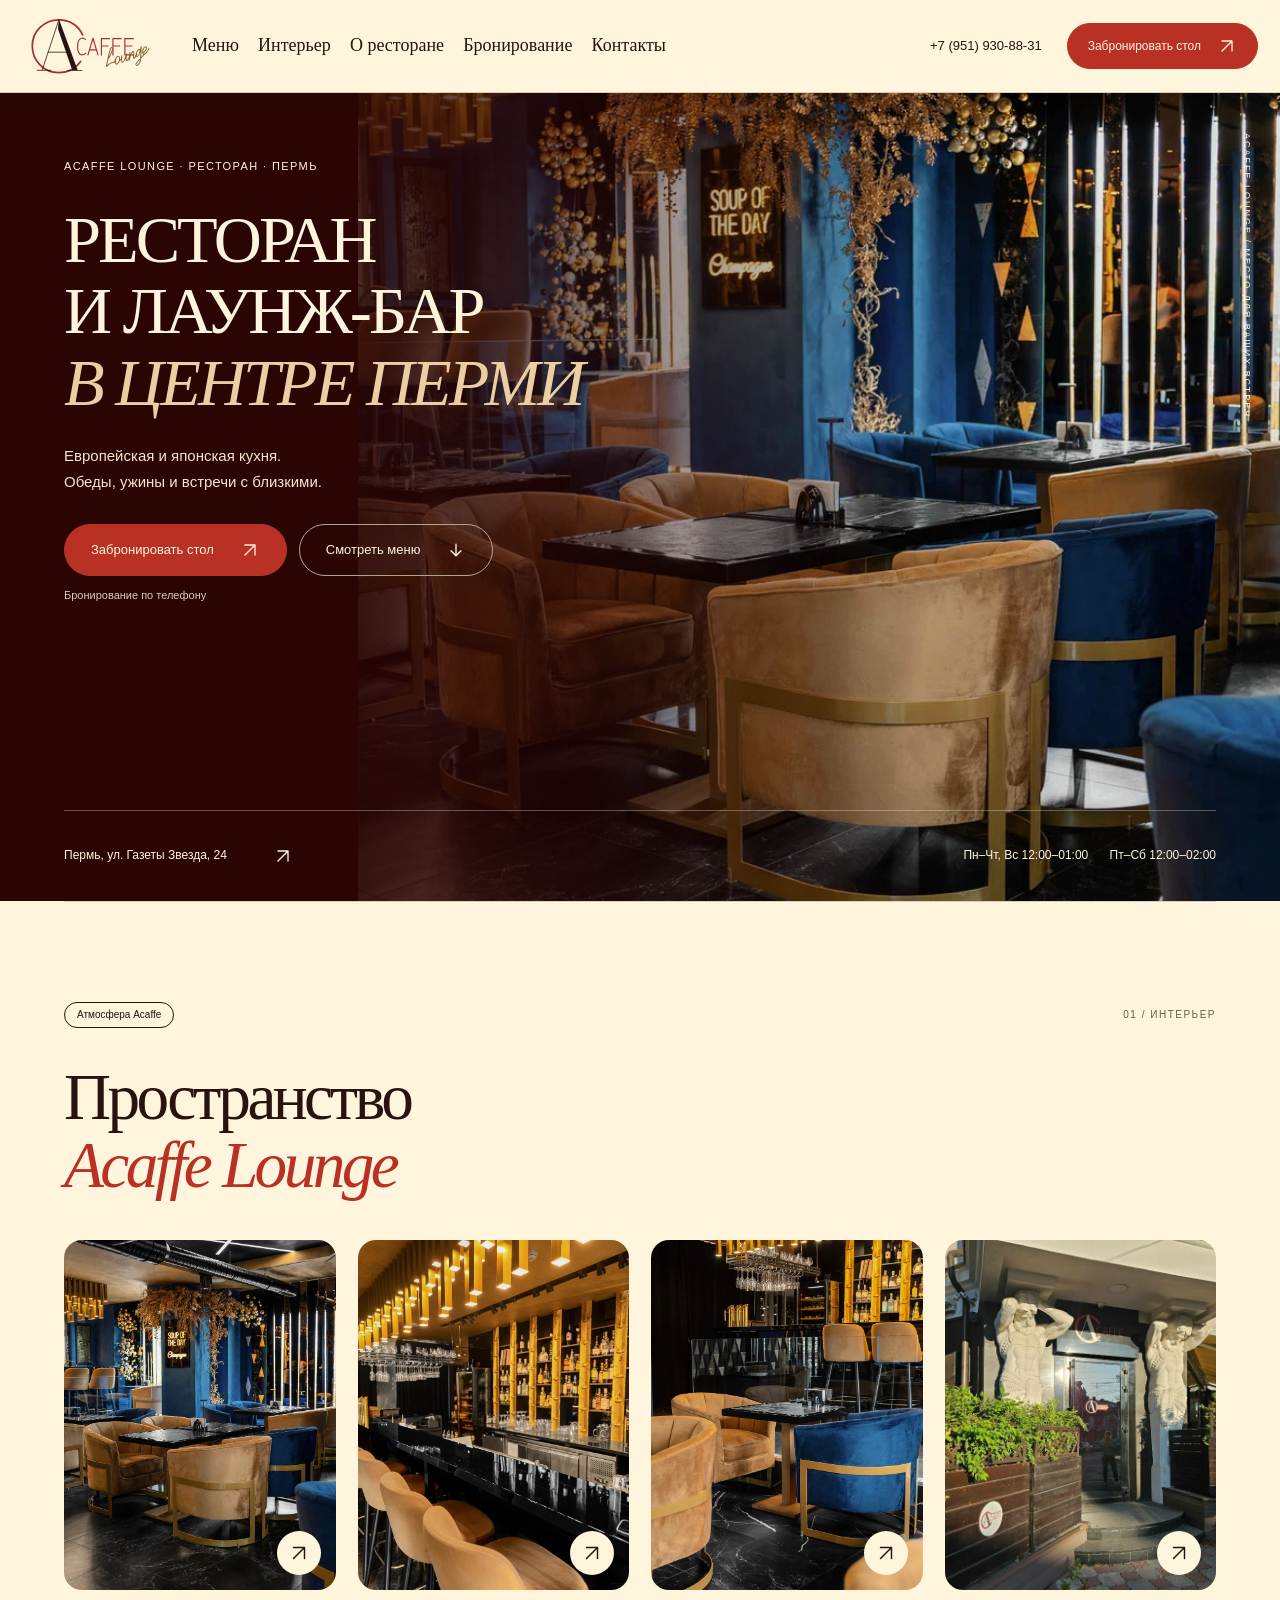
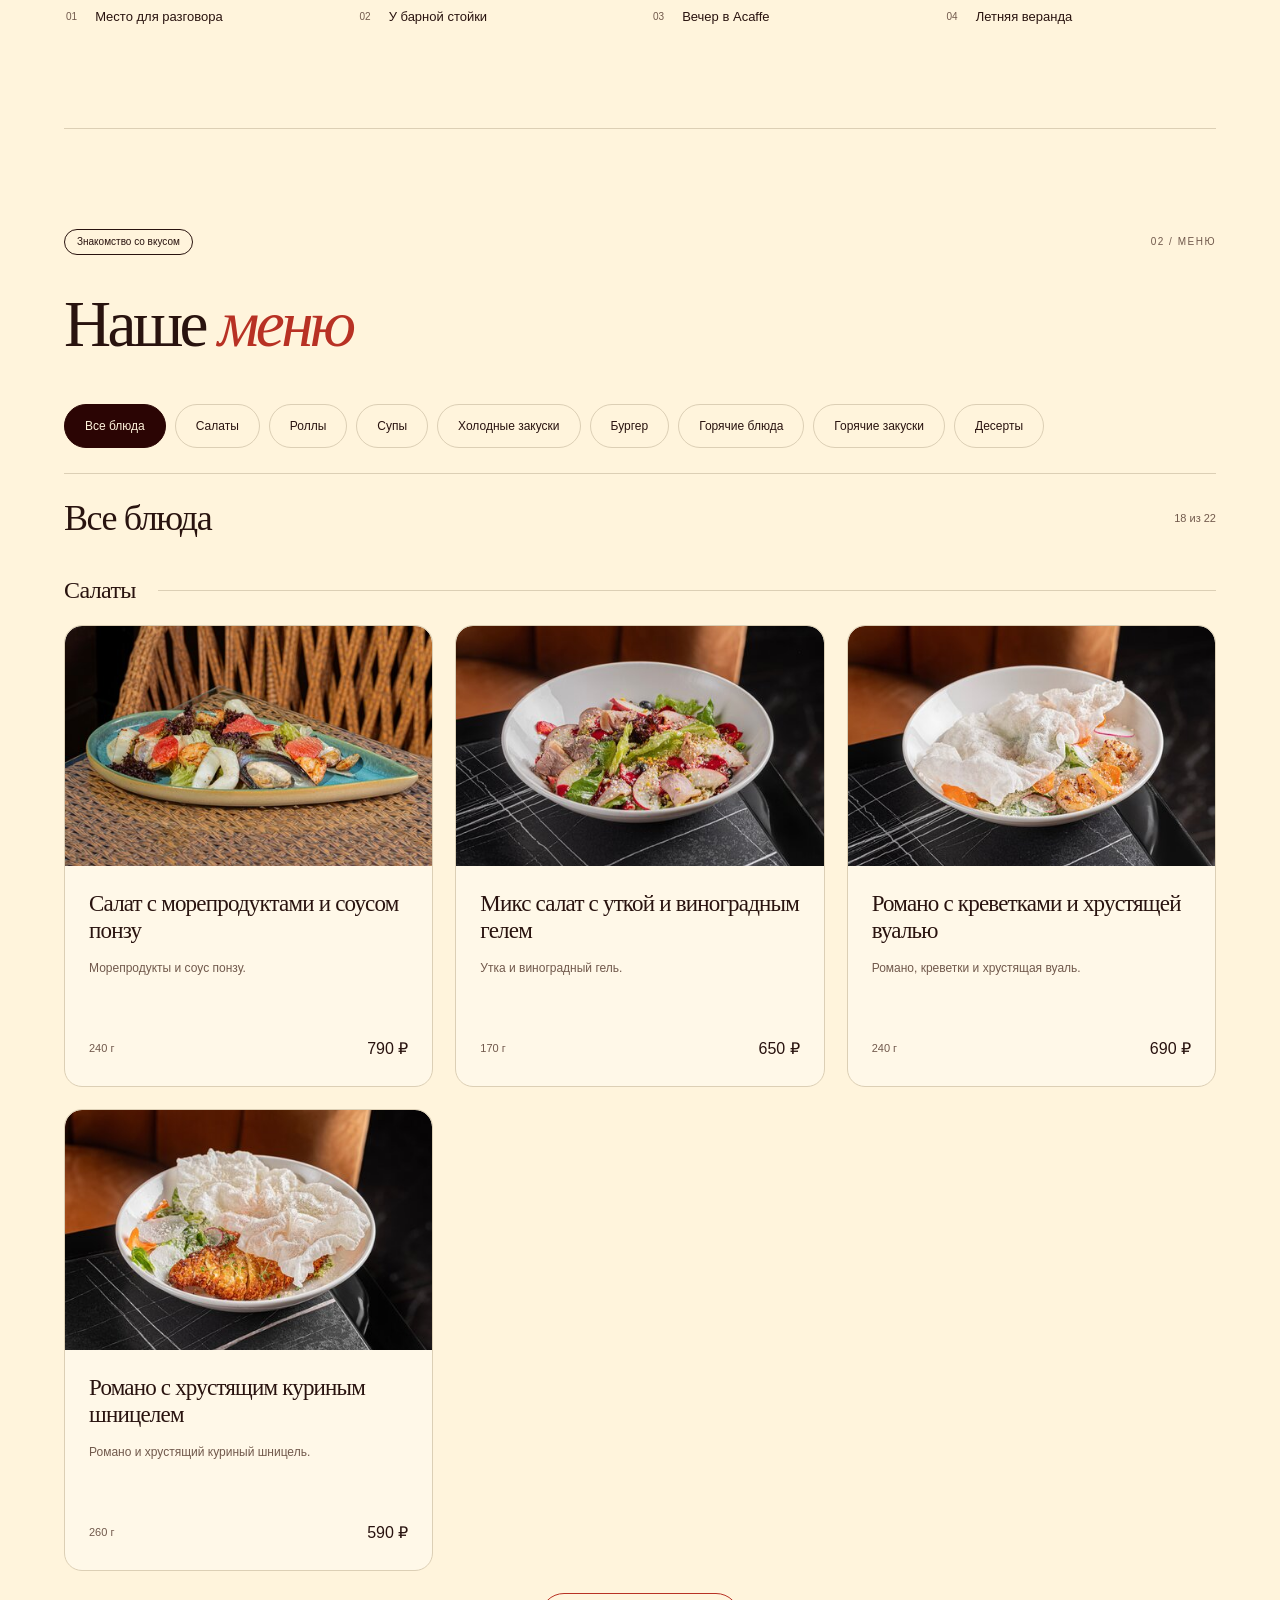
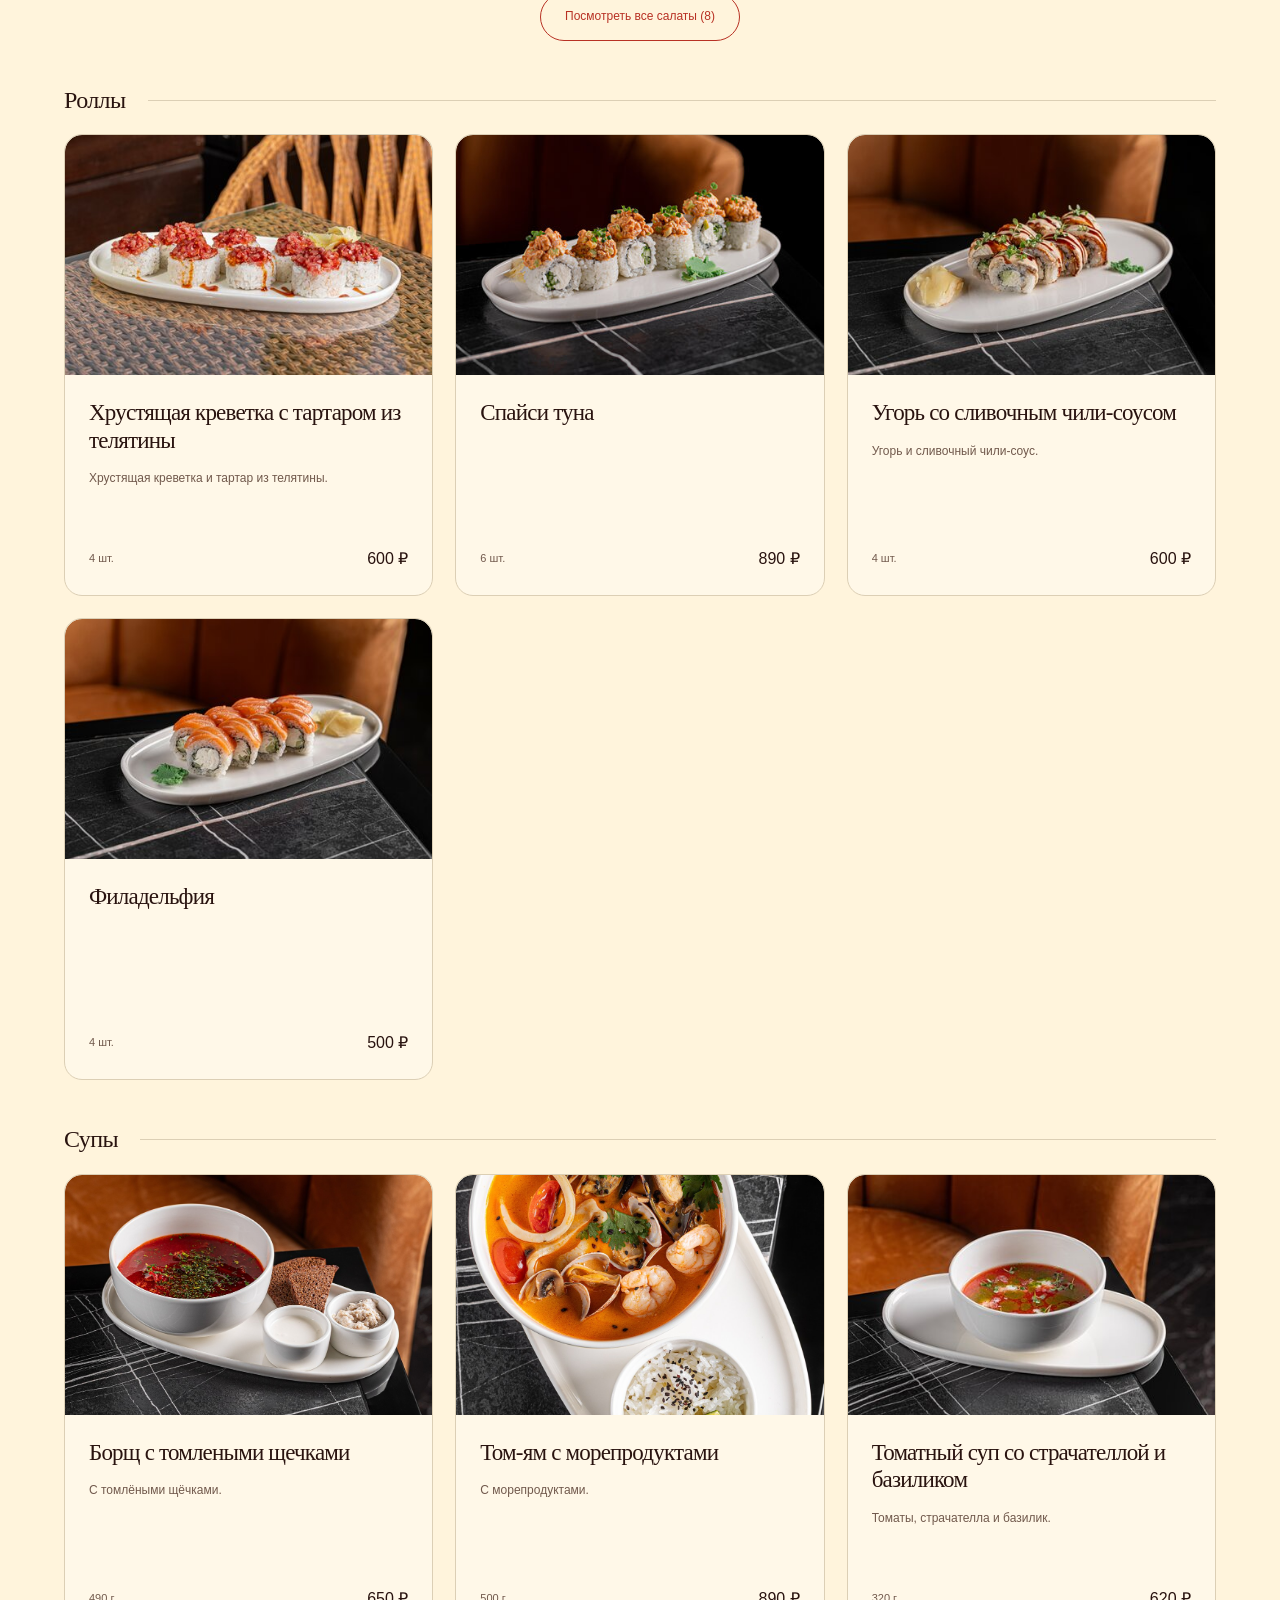
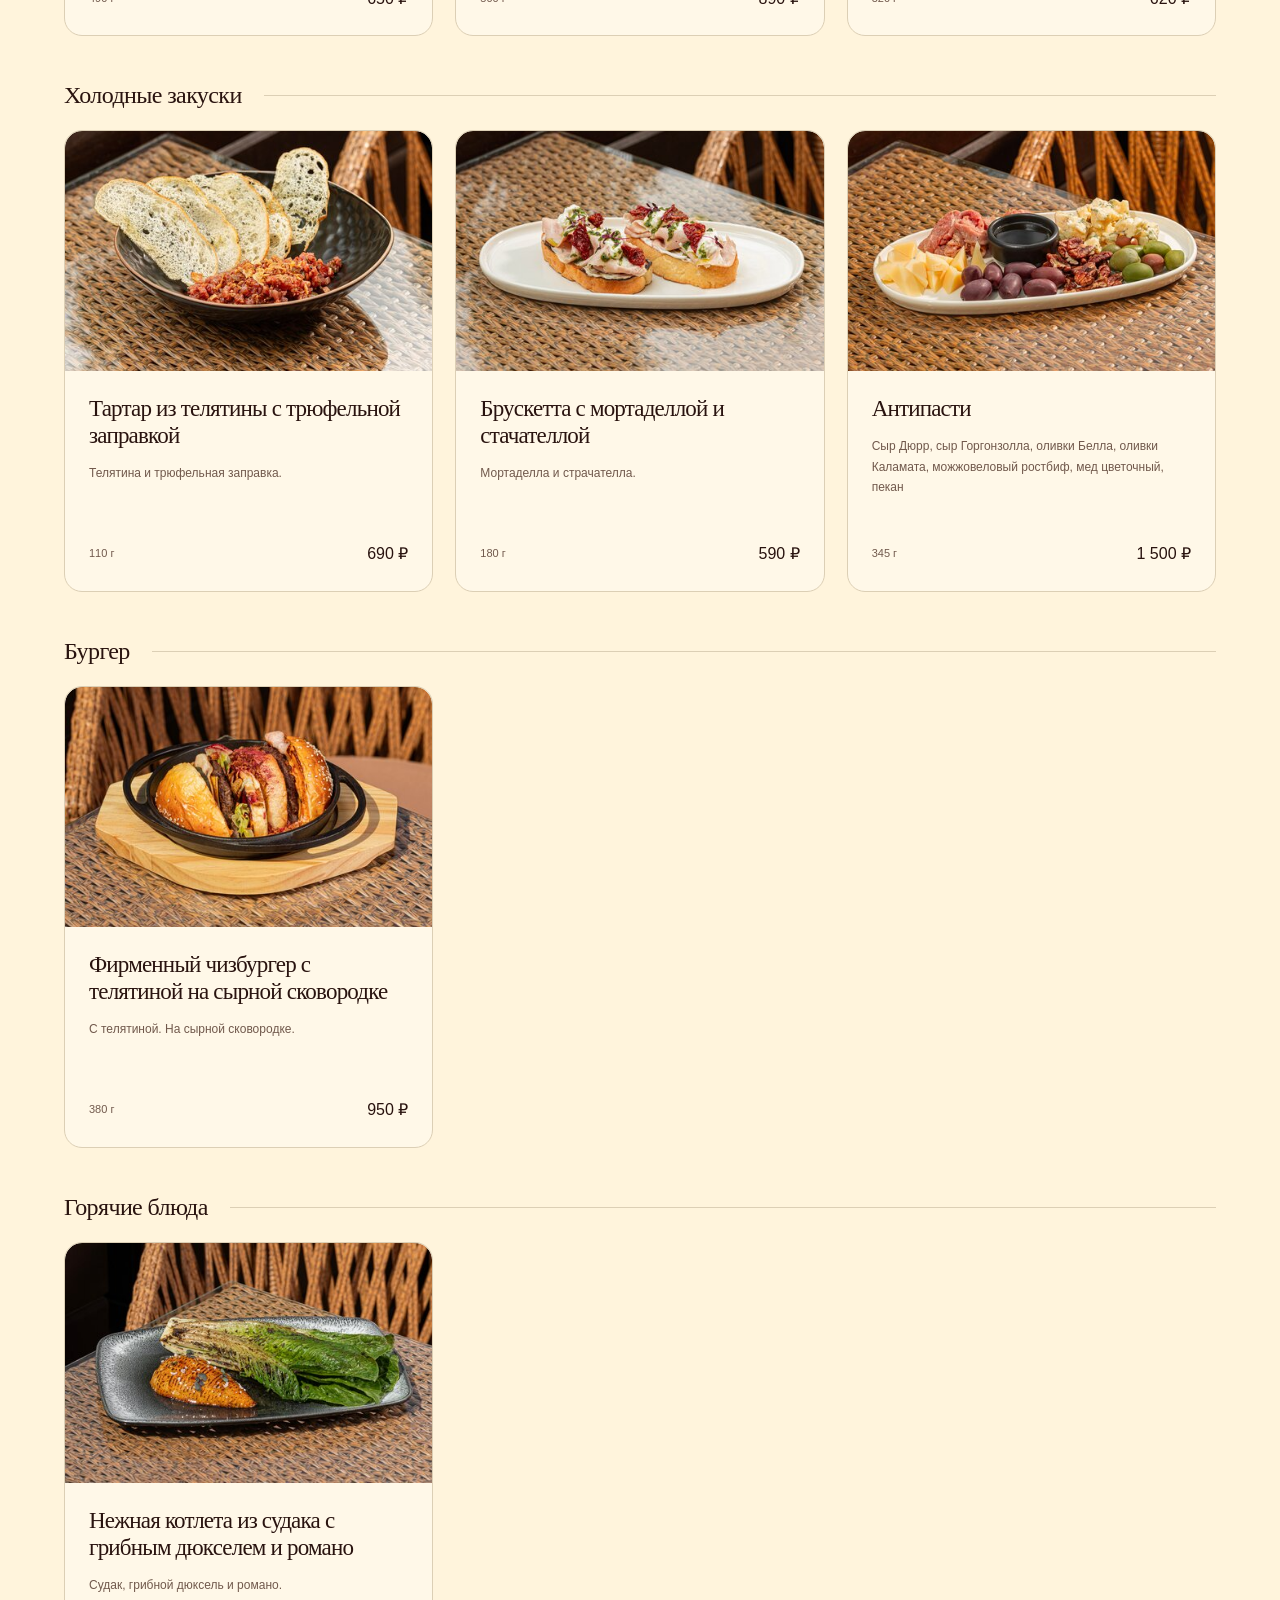
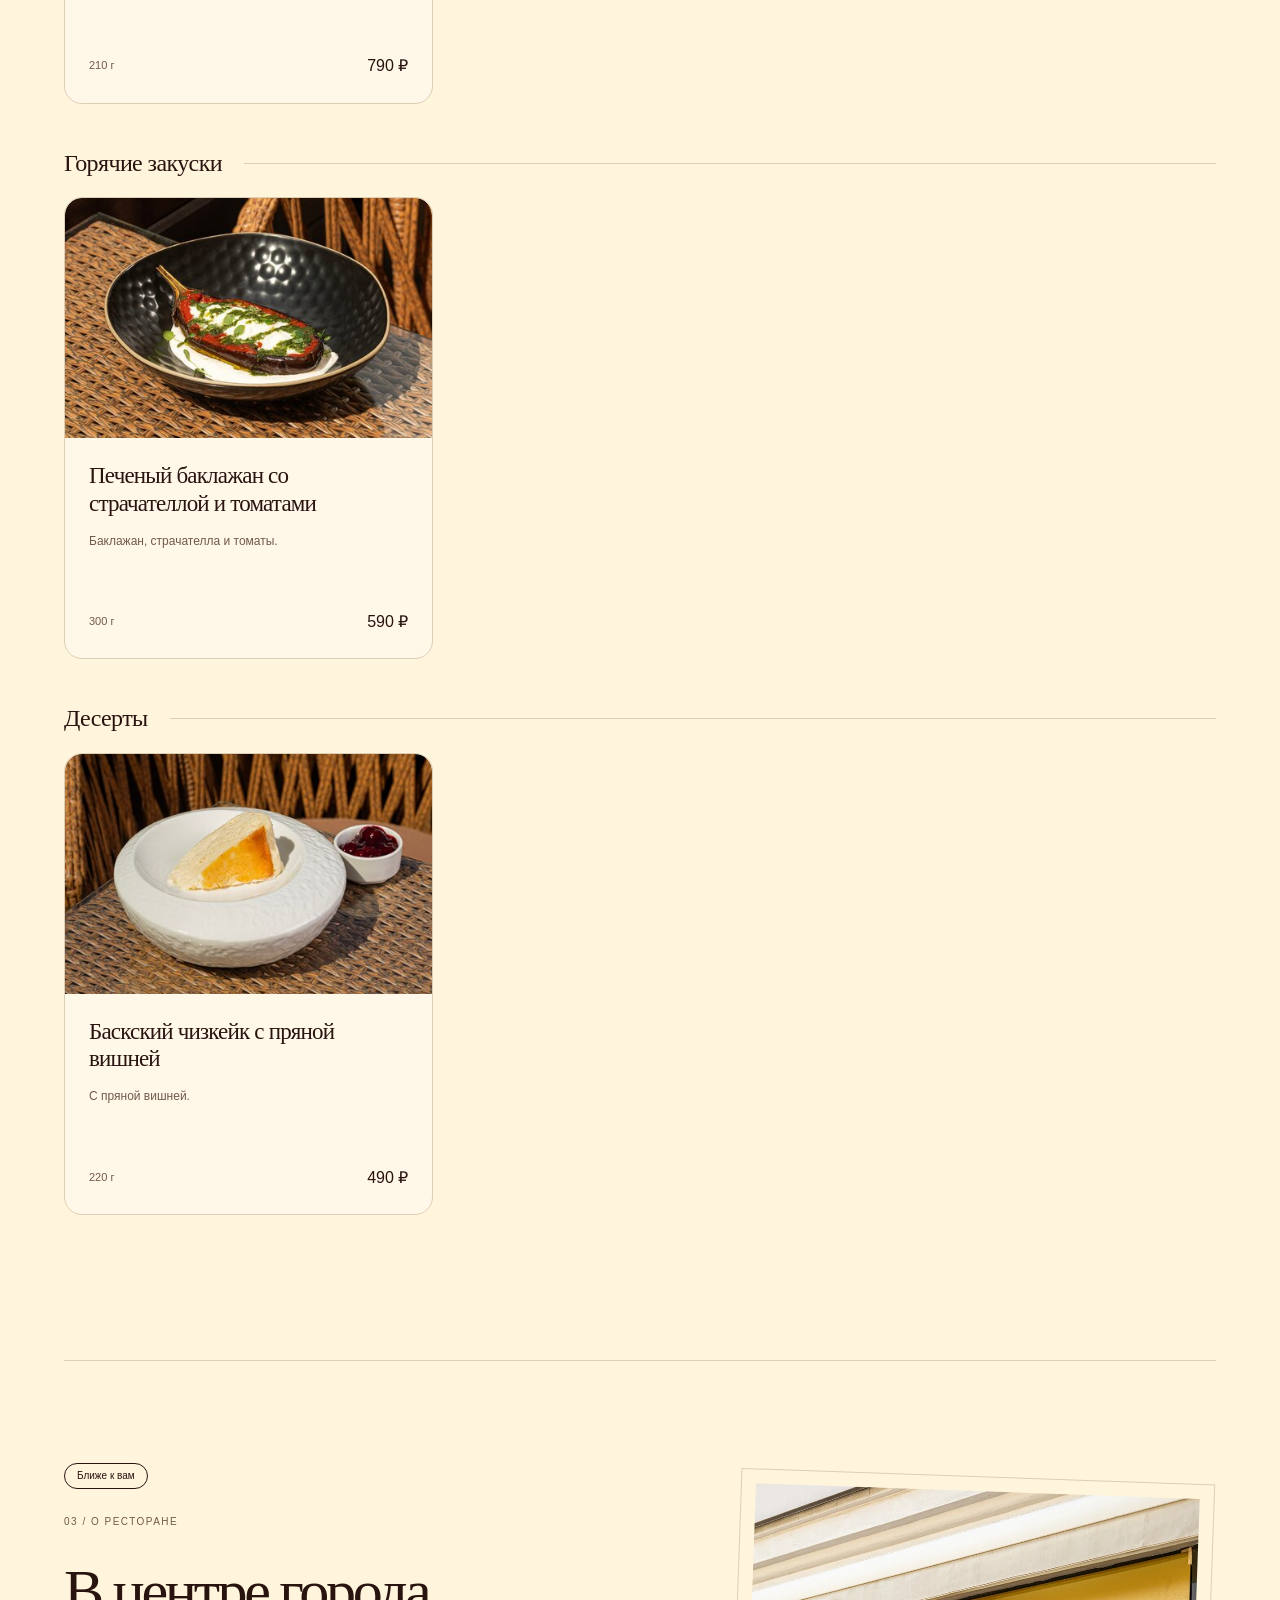
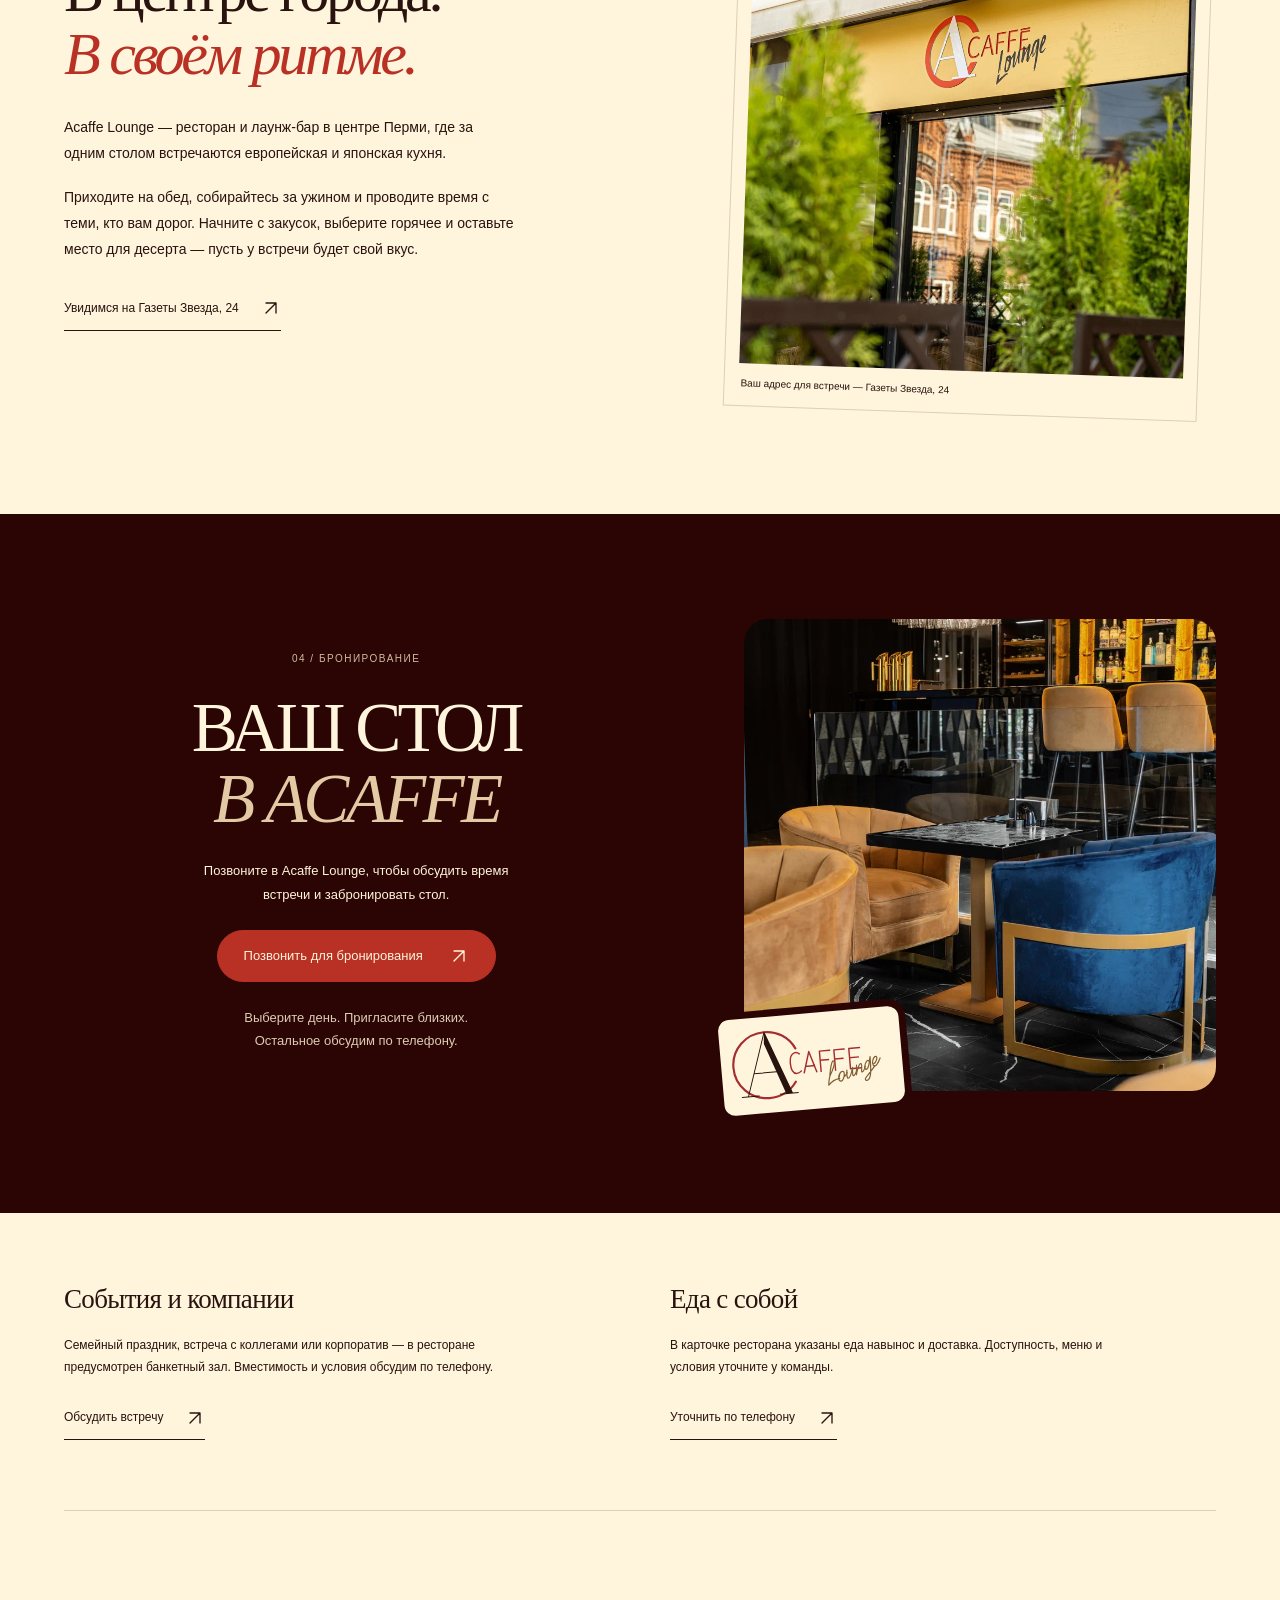
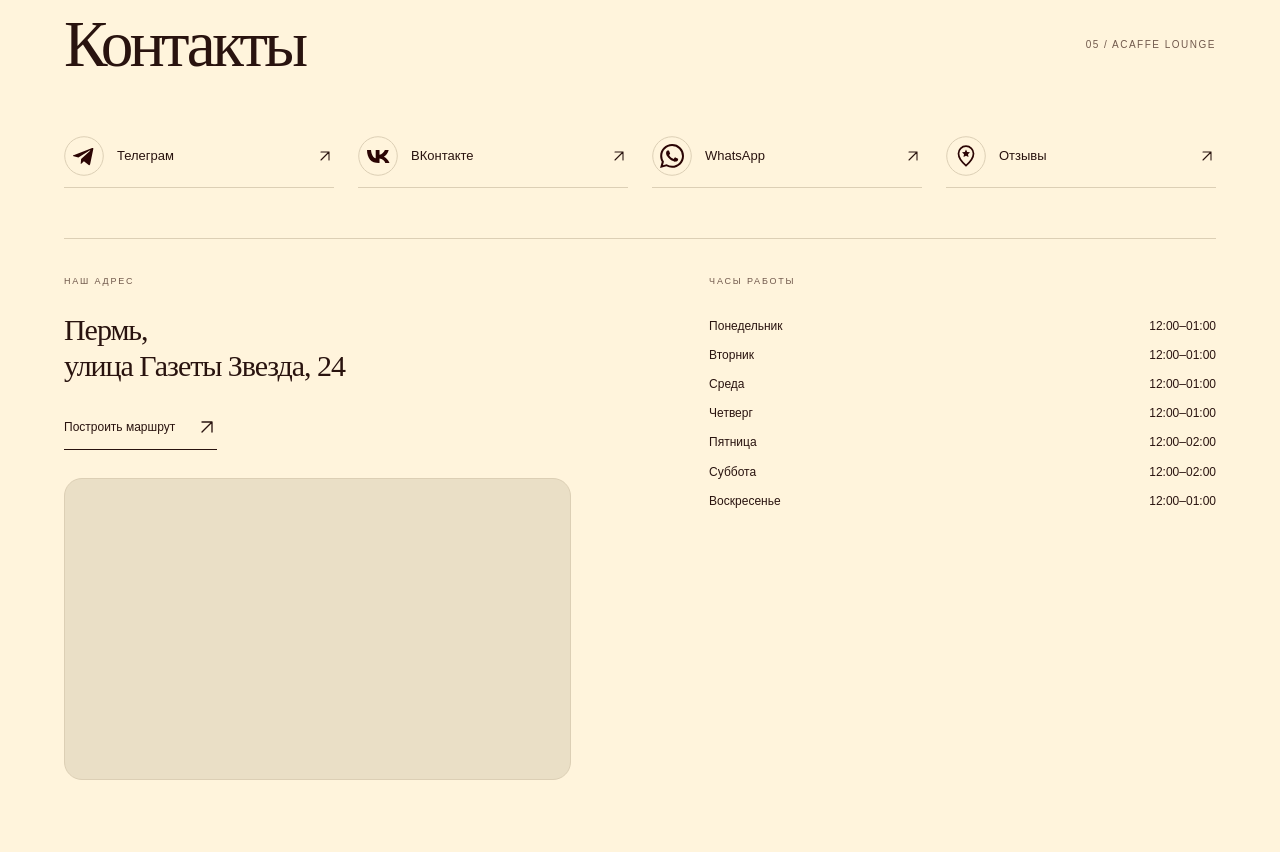
<file: index.html>
<!doctype html>
<html lang="ru">
<head>
  <meta charset="utf-8">
  <meta name="viewport" content="width=device-width, initial-scale=1">
  <meta name="robots" content="noindex, nofollow">
  <meta name="theme-color" content="#2b0504">
  <title>Acaffe Lounge — ресторан на Газеты Звезда, 24, Пермь</title>
  <meta name="description" content="Acaffe Lounge в Перми: познакомьтесь с интерьером, изучите опубликованное меню и позвоните для бронирования стола. Улица Газеты Звезда, 24.">
  <link rel="stylesheet" href="css/styles.css?v=4">
  <link rel="stylesheet" href="css/refinements.css?v=6">
  <link rel="icon" href="assets/favicon.svg" type="image/svg+xml">
  <script src="js/main.js?v=4" defer></script>
</head>
<body>
  <a class="skip-link" href="#main">Перейти к содержимому</a>
  <header class="header">
    <a class="wordmark" href="#home" aria-label="Acaffe Lounge — в начало"><img src="assets/logo.svg" alt="Acaffe Lounge" width="150" height="80"></a>
    <button class="nav-toggle" aria-expanded="false" aria-controls="navigation" aria-label="Открыть меню" hidden><span class="burger-line" aria-hidden="true"></span><span class="burger-line" aria-hidden="true"></span><span class="burger-line" aria-hidden="true"></span></button>
    <nav id="navigation" aria-label="Основная навигация"><a href="#menu">Меню</a><a href="#interior">Интерьер</a><a href="#about">О ресторане</a><a href="#booking">Бронирование</a><a href="#contacts">Контакты</a><div class="nav-social" aria-label="Социальные сети и карта"><a href="https://t.me/acaffe2022" target="_blank" rel="noopener noreferrer" aria-label="Телеграм"><img src="assets/icons/telegram.svg" alt="" width="40" height="40"></a><a href="https://wa.me/79519308831" target="_blank" rel="noopener noreferrer" aria-label="WhatsApp"><img src="assets/icons/whatsapp.svg" alt="" width="40" height="40"></a><a href="https://vk.ru/acaffeperm2023" target="_blank" rel="noopener noreferrer" aria-label="ВКонтакте"><img src="assets/icons/vk.svg" alt="" width="40" height="40"></a><a href="https://yandex.com/maps/org/acaffe_lounge/69147270460/" target="_blank" rel="noopener noreferrer" aria-label="Яндекс Карты"><img src="assets/icons/maps.svg" alt="" width="40" height="40"></a></div></nav>
    <a class="header-phone" href="tel:+79519308831">+7 (951) 930-88-31</a>
    <a class="button header-book" href="tel:+79519308831" aria-label="Позвонить для бронирования">Забронировать стол <span aria-hidden="true"><svg class="arrow-icon" aria-hidden="true" focusable="false" width="20" height="20" viewBox="0 0 24 24"><path d="M6 18 18 6M6 6h12v12" fill="none" stroke="currentColor" stroke-width="1.6" stroke-linecap="round" stroke-linejoin="round"/></svg></span></a>
  </header>
  <div class="nav-backdrop" hidden aria-hidden="true"></div>
  <main id="main">
    <section class="hero" id="home" aria-labelledby="hero-title">
      <img class="hero-image" src="assets/images/lounge.webp" alt="Синие диваны, золотистые кресла и мраморные столы в Acaffe Lounge" width="853" height="1280" fetchpriority="high">
      <div class="hero-shade"></div>
      <div class="hero-copy">
        <p class="eyebrow">Acaffe Lounge · Ресторан · Пермь</p>
        <h1 id="hero-title">РЕСТОРАН<br>И ЛАУНЖ-БАР<br><em>В ЦЕНТРЕ ПЕРМИ</em></h1>
        <p class="hero-description">Европейская и японская кухня.<br>Обеды, ужины и встречи с близкими.</p>
        <div class="hero-actions"><a class="button" href="tel:+79519308831" aria-label="Позвонить для бронирования">Забронировать стол <span aria-hidden="true"><svg class="arrow-icon" aria-hidden="true" focusable="false" width="20" height="20" viewBox="0 0 24 24"><path d="M6 18 18 6M6 6h12v12" fill="none" stroke="currentColor" stroke-width="1.6" stroke-linecap="round" stroke-linejoin="round"/></svg></span></a><a class="button outline light" href="#menu">Смотреть меню <span aria-hidden="true"><svg class="arrow-icon" aria-hidden="true" focusable="false" width="20" height="20" viewBox="0 0 24 24"><path d="M12 5v14m-6-6 6 6 6-6" fill="none" stroke="currentColor" stroke-width="1.6" stroke-linecap="round" stroke-linejoin="round"/></svg></span></a></div>
        <p class="call-hint">Бронирование по телефону</p>
      </div>
      <div class="hero-bottom"><a href="#contacts">Пермь, ул. Газеты Звезда, 24 <span aria-hidden="true"><svg class="arrow-icon" aria-hidden="true" focusable="false" width="20" height="20" viewBox="0 0 24 24"><path d="M6 18 18 6M6 6h12v12" fill="none" stroke="currentColor" stroke-width="1.6" stroke-linecap="round" stroke-linejoin="round"/></svg></span></a><p>Пн–Чт, Вс 12:00–01:00 <span>Пт–Сб 12:00–02:00</span></p></div>
      <span class="hero-caption">Acaffe Lounge / место для ваших встреч</span>
    </section>
<section class="section interior wrap" id="interior" aria-labelledby="interior-title">
      <div class="section-top"><span class="tag">Атмосфера Acaffe</span><span class="section-index">01 / Интерьер</span></div>
      <div class="section-heading"><h2 id="interior-title">Пространство<br><em>Acaffe Lounge</em></h2></div>
      <div class="gallery-grid"><figure class="gallery-card"><a href="assets/images/lounge.webp" data-gallery data-caption="Синие диваны и золотистые кресла в зале" aria-label="Увеличить фото: Синие диваны и золотистые кресла в зале"><img src="assets/images/lounge.webp" alt="Синие диваны и золотистые кресла в зале" width="853" height="1280" loading="lazy"><span class="photo-open" aria-hidden="true"><svg class="arrow-icon" aria-hidden="true" focusable="false" width="20" height="20" viewBox="0 0 24 24"><path d="M6 18 18 6M6 6h12v12" fill="none" stroke="currentColor" stroke-width="1.6" stroke-linecap="round" stroke-linejoin="round"/></svg></span></a><figcaption><span>01</span>Место для разговора</figcaption></figure><figure class="gallery-card"><a href="assets/images/bar.webp" data-gallery data-caption="Барная стойка с золотистой подсветкой" aria-label="Увеличить фото: Барная стойка с золотистой подсветкой"><img src="assets/images/bar.webp" alt="Барная стойка с золотистой подсветкой" width="853" height="1280" loading="lazy"><span class="photo-open" aria-hidden="true"><svg class="arrow-icon" aria-hidden="true" focusable="false" width="20" height="20" viewBox="0 0 24 24"><path d="M6 18 18 6M6 6h12v12" fill="none" stroke="currentColor" stroke-width="1.6" stroke-linecap="round" stroke-linejoin="round"/></svg></span></a><figcaption><span>02</span>У барной стойки</figcaption></figure><figure class="gallery-card"><a href="assets/images/interior.webp" data-gallery data-caption="Мягкие кресла и столы рядом с барной стойкой" aria-label="Увеличить фото: Мягкие кресла и столы рядом с барной стойкой"><img src="assets/images/interior.webp" alt="Мягкие кресла и столы рядом с барной стойкой" width="853" height="1280" loading="lazy"><span class="photo-open" aria-hidden="true"><svg class="arrow-icon" aria-hidden="true" focusable="false" width="20" height="20" viewBox="0 0 24 24"><path d="M6 18 18 6M6 6h12v12" fill="none" stroke="currentColor" stroke-width="1.6" stroke-linecap="round" stroke-linejoin="round"/></svg></span></a><figcaption><span>03</span>Вечер в Acaffe</figcaption></figure><figure class="gallery-card"><a href="assets/images/terrace.jpg" data-gallery data-caption="Фасад Acaffe Lounge и озеленённая летняя веранда" aria-label="Увеличить фото: Фасад и летняя веранда"><img src="assets/images/terrace.jpg" alt="Фасад Acaffe Lounge и озеленённая летняя веранда" width="960" height="720" loading="lazy"><span class="photo-open" aria-hidden="true"><svg class="arrow-icon" aria-hidden="true" focusable="false" width="20" height="20" viewBox="0 0 24 24"><path d="M6 18 18 6M6 6h12v12" fill="none" stroke="currentColor" stroke-width="1.6" stroke-linecap="round" stroke-linejoin="round"/></svg></span></a><figcaption><span>04</span>Летняя веранда</figcaption></figure></div>
      
    </section>
    <section class="section menu wrap" id="menu" aria-labelledby="menu-title">
      <div class="section-top"><span class="tag">Знакомство со вкусом</span><span class="section-index">02 / Меню</span></div>
      <div class="section-heading"><h2 id="menu-title">Наше <em>меню</em></h2></div>
      <div class="menu-tools" hidden><div class="categories" role="group" aria-label="Категории меню"><button type="button" data-filter="all" aria-pressed="true" aria-controls="menu-groups">Все блюда</button><button type="button" data-filter="Салаты" aria-pressed="false" aria-controls="menu-groups">Салаты</button><button type="button" data-filter="Роллы" aria-pressed="false" aria-controls="menu-groups">Роллы</button><button type="button" data-filter="Супы" aria-pressed="false" aria-controls="menu-groups">Супы</button><button type="button" data-filter="Холодные закуски" aria-pressed="false" aria-controls="menu-groups">Холодные закуски</button><button type="button" data-filter="Бургер" aria-pressed="false" aria-controls="menu-groups">Бургер</button><button type="button" data-filter="Горячие блюда" aria-pressed="false" aria-controls="menu-groups">Горячие блюда</button><button type="button" data-filter="Горячие закуски" aria-pressed="false" aria-controls="menu-groups">Горячие закуски</button><button type="button" data-filter="Десерты" aria-pressed="false" aria-controls="menu-groups">Десерты</button></div></div>
      <div class="menu-view-heading"><p id="menu-view-title">Все блюда</p><p id="menu-status" role="status">22 блюда</p></div>
      <div id="menu-groups"><section class="menu-group" data-menu-category="Салаты" aria-labelledby="menu-category-0">
        <h3 class="menu-group-title" id="menu-category-0">Салаты</h3>
        <div class="menu-grid" id="menu-category-0-grid"><article class="dish dish-photo" data-category="Салаты" data-search="Салат с морепродуктами и соусом понзу ">
            <img src="assets/images/seafood-salad.jpg" alt="Салат с морепродуктами и соусом понзу" width="450" height="300" loading="lazy"><div class="dish-copy"><h4>Салат с морепродуктами и соусом понзу</h4><p class="dish-description">Морепродукты и соус понзу.</p><p class="dish-bottom"><span>240 г</span><strong>790 ₽</strong></p></div>
          </article><article class="dish dish-photo" data-category="Салаты" data-search="Микс салат с уткой и виноградным гелем ">
            <img src="assets/images/duck-salad.jpg" alt="Микс салат с уткой и виноградным гелем" width="450" height="300" loading="lazy"><div class="dish-copy"><h4>Микс салат с уткой и виноградным гелем</h4><p class="dish-description">Утка и виноградный гель.</p><p class="dish-bottom"><span>170 г</span><strong>650 ₽</strong></p></div>
          </article><article class="dish dish-photo" data-category="Салаты" data-search="Романо с креветками и хрустящей вуалью ">
            <img src="assets/images/dish-03.jpg" alt="Романо с креветками и хрустящей вуалью" width="450" height="300" loading="lazy"><div class="dish-copy"><h4>Романо с креветками и хрустящей вуалью</h4><p class="dish-description">Романо, креветки и хрустящая вуаль.</p><p class="dish-bottom"><span>240 г</span><strong>690 ₽</strong></p></div>
          </article><article class="dish dish-photo" data-category="Салаты" data-search="Романо с хрустящим куриным шницелем ">
            <img src="assets/images/dish-04.jpg" alt="Романо с хрустящим куриным шницелем" width="450" height="300" loading="lazy"><div class="dish-copy"><h4>Романо с хрустящим куриным шницелем</h4><p class="dish-description">Романо и хрустящий куриный шницель.</p><p class="dish-bottom"><span>260 г</span><strong>590 ₽</strong></p></div>
          </article><article class="dish dish-photo" data-category="Салаты" data-search="Хрустящие баклажаны с томатами и соусом Хуан Ди ">
            <img src="assets/images/dish-05.jpg" alt="Хрустящие баклажаны с томатами и соусом Хуан Ди" width="450" height="300" loading="lazy"><div class="dish-copy"><h4>Хрустящие баклажаны с томатами и соусом Хуан Ди</h4><p class="dish-description">Баклажаны, томаты и соус Хуан Ди.</p><p class="dish-bottom"><span>280 г</span><strong>590 ₽</strong></p></div>
          </article><article class="dish dish-photo" data-category="Салаты" data-search="Теплый стейк-салат с печеным перцем ">
            <img src="assets/images/dish-06.jpg" alt="Теплый стейк-салат с печеным перцем" width="450" height="300" loading="lazy"><div class="dish-copy"><h4>Теплый стейк-салат с печеным перцем</h4><p class="dish-description">Стейк и печёный перец.</p><p class="dish-bottom"><span>220 г</span><strong>790 ₽</strong></p></div>
          </article><article class="dish dish-photo" data-category="Салаты" data-search="Томаты с брынзой и оливковым маслом ">
            <img src="assets/images/dish-07.jpg" alt="Томаты с брынзой и оливковым маслом" width="450" height="300" loading="lazy"><div class="dish-copy"><h4>Томаты с брынзой и оливковым маслом</h4><p class="dish-description">Томаты, брынза и оливковое масло.</p><p class="dish-bottom"><span>250 г</span><strong>650 ₽</strong></p></div>
          </article><article class="dish dish-photo" data-category="Салаты" data-search="Ригатони с морепродуктами в томатном соусе ">
            <img src="assets/images/dish-08.jpg" alt="Ригатони с морепродуктами в томатном соусе" width="450" height="300" loading="lazy"><div class="dish-copy"><h4>Ригатони с морепродуктами в томатном соусе</h4><p class="dish-description">Ригатони, морепродукты и томатный соус.</p><p class="dish-bottom"><span>320 г</span><strong>890 ₽</strong></p></div>
          </article></div>
      <button class="menu-more" type="button" aria-controls="menu-category-0-grid" aria-expanded="false" hidden>Посмотреть все блюда категории</button>
      </section>
<section class="menu-group" data-menu-category="Роллы" aria-labelledby="menu-category-1">
        <h3 class="menu-group-title" id="menu-category-1">Роллы</h3>
        <div class="menu-grid" id="menu-category-1-grid"><article class="dish dish-photo" data-category="Роллы" data-search="Хрустящая креветка с тартаром из телятины ">
            <img src="assets/images/dish-09.jpg" alt="Хрустящая креветка с тартаром из телятины" width="450" height="300" loading="lazy"><div class="dish-copy"><h4>Хрустящая креветка с тартаром из телятины</h4><p class="dish-description">Хрустящая креветка и тартар из телятины.</p><p class="dish-bottom"><span>4 шт.</span><strong>600 ₽</strong></p></div>
          </article><article class="dish dish-photo" data-category="Роллы" data-search="Спайси туна ">
            <img src="assets/images/dish-10.jpg" alt="Спайси туна" width="450" height="300" loading="lazy"><div class="dish-copy"><h4>Спайси туна</h4><p class="dish-bottom"><span>6 шт.</span><strong>890 ₽</strong></p></div>
          </article><article class="dish dish-photo" data-category="Роллы" data-search="Угорь со сливочным чили-соусом ">
            <img src="assets/images/dish-11.jpg" alt="Угорь со сливочным чили-соусом" width="450" height="300" loading="lazy"><div class="dish-copy"><h4>Угорь со сливочным чили-соусом</h4><p class="dish-description">Угорь и сливочный чили-соус.</p><p class="dish-bottom"><span>4 шт.</span><strong>600 ₽</strong></p></div>
          </article><article class="dish dish-photo" data-category="Роллы" data-search="Филадельфия ">
            <img src="assets/images/dish-12.jpg" alt="Филадельфия" width="450" height="300" loading="lazy"><div class="dish-copy"><h4>Филадельфия</h4><p class="dish-bottom"><span>4 шт.</span><strong>500 ₽</strong></p></div>
          </article></div>
      <button class="menu-more" type="button" aria-controls="menu-category-1-grid" aria-expanded="false" hidden>Посмотреть все блюда категории</button>
      </section>
<section class="menu-group" data-menu-category="Супы" aria-labelledby="menu-category-2">
        <h3 class="menu-group-title" id="menu-category-2">Супы</h3>
        <div class="menu-grid" id="menu-category-2-grid"><article class="dish dish-photo" data-category="Супы" data-search="Борщ с томлеными щечками ">
            <img src="assets/images/dish-13.jpg?v=4" alt="Борщ с томлеными щечками" width="1000" height="1500" loading="lazy"><div class="dish-copy"><h4>Борщ с томлеными щечками</h4><p class="dish-description">С томлёными щёчками.</p><p class="dish-bottom"><span>490 г</span><strong>650 ₽</strong></p></div>
          </article><article class="dish dish-photo" data-category="Супы" data-search="Том-ям с морепродуктами ">
            <img src="assets/images/dish-14.jpg?v=4" alt="Том-ям с морепродуктами" width="1000" height="1500" loading="lazy"><div class="dish-copy"><h4>Том-ям с морепродуктами</h4><p class="dish-description">С морепродуктами.</p><p class="dish-bottom"><span>500 г</span><strong>890 ₽</strong></p></div>
          </article><article class="dish dish-photo" data-category="Супы" data-search="Томатный суп со страчателлой и базиликом ">
            <img src="assets/images/dish-15.jpg" alt="Томатный суп со страчателлой и базиликом" width="450" height="300" loading="lazy"><div class="dish-copy"><h4>Томатный суп со страчателлой и базиликом</h4><p class="dish-description">Томаты, страчателла и базилик.</p><p class="dish-bottom"><span>320 г</span><strong>620 ₽</strong></p></div>
          </article></div>
      <button class="menu-more" type="button" aria-controls="menu-category-2-grid" aria-expanded="false" hidden>Посмотреть все блюда категории</button>
      </section>
<section class="menu-group" data-menu-category="Холодные закуски" aria-labelledby="menu-category-3">
        <h3 class="menu-group-title" id="menu-category-3">Холодные закуски</h3>
        <div class="menu-grid" id="menu-category-3-grid"><article class="dish dish-photo" data-category="Холодные закуски" data-search="Тартар из телятины с трюфельной заправкой ">
            <img src="assets/images/dish-16.jpg" alt="Тартар из телятины с трюфельной заправкой" width="450" height="300" loading="lazy"><div class="dish-copy"><h4>Тартар из телятины с трюфельной заправкой</h4><p class="dish-description">Телятина и трюфельная заправка.</p><p class="dish-bottom"><span>110 г</span><strong>690 ₽</strong></p></div>
          </article><article class="dish dish-photo" data-category="Холодные закуски" data-search="Брускетта с мортаделлой и стачателлой ">
            <img src="assets/images/dish-17.jpg" alt="Брускетта с мортаделлой и стачателлой" width="450" height="300" loading="lazy"><div class="dish-copy"><h4>Брускетта с мортаделлой и стачателлой</h4><p class="dish-description">Мортаделла и страчателла.</p><p class="dish-bottom"><span>180 г</span><strong>590 ₽</strong></p></div>
          </article><article class="dish dish-photo" data-category="Холодные закуски" data-search="Антипасти Сыр Дюрр, сыр Горгонзолла, оливки Белла, оливки Каламата, можжовеловый ростбиф, мед цветочный, пекан">
            <img src="assets/images/dish-18.jpg" alt="Антипасти" width="450" height="300" loading="lazy"><div class="dish-copy"><h4>Антипасти</h4><p class="dish-description">Сыр Дюрр, сыр Горгонзолла, оливки Белла, оливки Каламата, можжовеловый ростбиф, мед цветочный, пекан</p><p class="dish-bottom"><span>345 г</span><strong>1 500 ₽</strong></p></div>
          </article></div>
      <button class="menu-more" type="button" aria-controls="menu-category-3-grid" aria-expanded="false" hidden>Посмотреть все блюда категории</button>
      </section>
<section class="menu-group" data-menu-category="Бургер" aria-labelledby="menu-category-4">
        <h3 class="menu-group-title" id="menu-category-4">Бургер</h3>
        <div class="menu-grid" id="menu-category-4-grid"><article class="dish dish-photo" data-category="Бургер" data-search="Фирменный чизбургер с телятиной на сырной сковородке ">
            <img src="assets/images/dish-19.jpg" alt="Фирменный чизбургер с телятиной на сырной сковородке" width="450" height="300" loading="lazy"><div class="dish-copy"><h4>Фирменный чизбургер с телятиной на сырной сковородке</h4><p class="dish-description">С телятиной. На сырной сковородке.</p><p class="dish-bottom"><span>380 г</span><strong>950 ₽</strong></p></div>
          </article></div>
      <button class="menu-more" type="button" aria-controls="menu-category-4-grid" aria-expanded="false" hidden>Посмотреть все блюда категории</button>
      </section>
<section class="menu-group" data-menu-category="Горячие блюда" aria-labelledby="menu-category-5">
        <h3 class="menu-group-title" id="menu-category-5">Горячие блюда</h3>
        <div class="menu-grid" id="menu-category-5-grid"><article class="dish dish-photo" data-category="Горячие блюда" data-search="Нежная котлета из судака с грибным дюкселем и романо ">
            <img src="assets/images/dish-20.jpg" alt="Нежная котлета из судака с грибным дюкселем и романо" width="457" height="300" loading="lazy"><div class="dish-copy"><h4>Нежная котлета из судака с грибным дюкселем и романо</h4><p class="dish-description">Судак, грибной дюксель и романо.</p><p class="dish-bottom"><span>210 г</span><strong>790 ₽</strong></p></div>
          </article></div>
      <button class="menu-more" type="button" aria-controls="menu-category-5-grid" aria-expanded="false" hidden>Посмотреть все блюда категории</button>
      </section>
<section class="menu-group" data-menu-category="Горячие закуски" aria-labelledby="menu-category-6">
        <h3 class="menu-group-title" id="menu-category-6">Горячие закуски</h3>
        <div class="menu-grid" id="menu-category-6-grid"><article class="dish dish-photo" data-category="Горячие закуски" data-search="Печеный баклажан со страчателлой и томатами ">
            <img src="assets/images/dish-21.jpg" alt="Печеный баклажан со страчателлой и томатами" width="450" height="300" loading="lazy"><div class="dish-copy"><h4>Печеный баклажан со страчателлой и томатами</h4><p class="dish-description">Баклажан, страчателла и томаты.</p><p class="dish-bottom"><span>300 г</span><strong>590 ₽</strong></p></div>
          </article></div>
      <button class="menu-more" type="button" aria-controls="menu-category-6-grid" aria-expanded="false" hidden>Посмотреть все блюда категории</button>
      </section>
<section class="menu-group" data-menu-category="Десерты" aria-labelledby="menu-category-7">
        <h3 class="menu-group-title" id="menu-category-7">Десерты</h3>
        <div class="menu-grid" id="menu-category-7-grid"><article class="dish dish-photo" data-category="Десерты" data-search="Баскский чизкейк с пряной вишней ">
            <img src="assets/images/dish-22.jpg" alt="Баскский чизкейк с пряной вишней" width="450" height="300" loading="lazy"><div class="dish-copy"><h4>Баскский чизкейк с пряной вишней</h4><p class="dish-description">С пряной вишней.</p><p class="dish-bottom"><span>220 г</span><strong>490 ₽</strong></p></div>
          </article></div>
      <button class="menu-more" type="button" aria-controls="menu-category-7-grid" aria-expanded="false" hidden>Посмотреть все блюда категории</button>
      </section></div>
    </section>
    <section class="section about wrap" id="about" aria-labelledby="about-title">
      <div class="about-copy"><span class="tag">Ближе к вам</span><p class="section-index">03 / О ресторане</p><h2 id="about-title">В центре города.<br><em>В своём ритме.</em></h2><p>Acaffe Lounge — ресторан и лаунж-бар в центре Перми, где за одним столом встречаются европейская и японская кухня.</p><p>Приходите на обед, собирайтесь за ужином и проводите время с теми, кто вам дорог. Начните с закусок, выберите горячее и оставьте место для десерта — пусть у встречи будет свой вкус.</p><a class="text-link" href="#contacts">Увидимся на Газеты Звезда, 24 <span aria-hidden="true"><svg class="arrow-icon" aria-hidden="true" focusable="false" width="20" height="20" viewBox="0 0 24 24"><path d="M6 18 18 6M6 6h12v12" fill="none" stroke="currentColor" stroke-width="1.6" stroke-linecap="round" stroke-linejoin="round"/></svg></span></a></div>
      <figure class="about-photo"><img src="assets/images/exterior.webp" alt="Вывеска Acaffe Lounge и озеленённая веранда у входа" width="853" height="1280" loading="lazy"><figcaption>Ваш адрес для встречи — Газеты Звезда, 24</figcaption></figure>
    </section>
    <section class="booking wrap" id="booking" aria-labelledby="booking-title">
      <div class="booking-copy"><p class="section-index">04 / Бронирование</p><h2 id="booking-title">ВАШ СТОЛ<br><em>В ACAFFE</em></h2><p>Позвоните в Acaffe Lounge, чтобы обсудить время встречи и забронировать стол.</p><a class="button" href="tel:+79519308831">Позвонить для бронирования <span aria-hidden="true"><svg class="arrow-icon" aria-hidden="true" focusable="false" width="20" height="20" viewBox="0 0 24 24"><path d="M6 18 18 6M6 6h12v12" fill="none" stroke="currentColor" stroke-width="1.6" stroke-linecap="round" stroke-linejoin="round"/></svg></span></a><p class="booking-note">Выберите день. Пригласите близких.<br>Остальное обсудим по телефону.</p></div>
      <div class="booking-picture"><img class="booking-photo" src="assets/images/interior.webp" alt="Стол и мягкие кресла в Acaffe Lounge" width="853" height="1280" loading="lazy"><div class="booking-brand"><img src="assets/logo.svg" alt="Acaffe Lounge" width="150" height="80" loading="lazy"></div></div>
    </section>
    <section class="services wrap" aria-label="Услуги ресторана"><div class="service-item"><h2>События и компании</h2><p>Семейный праздник, встреча с коллегами или корпоратив — в ресторане предусмотрен банкетный зал. Вместимость и условия обсудим по телефону.</p><a class="text-link" href="tel:+79519308831">Обсудить встречу <svg class="arrow-icon" aria-hidden="true" focusable="false" width="20" height="20" viewBox="0 0 24 24"><path d="M6 18 18 6M6 6h12v12" fill="none" stroke="currentColor" stroke-width="1.6" stroke-linecap="round" stroke-linejoin="round"/></svg></a></div><div class="service-item"><h2>Еда с собой</h2><p>В карточке ресторана указаны еда навынос и доставка. Доступность, меню и условия уточните у команды.</p><a class="text-link" href="tel:+79519308831">Уточнить по телефону <svg class="arrow-icon" aria-hidden="true" focusable="false" width="20" height="20" viewBox="0 0 24 24"><path d="M6 18 18 6M6 6h12v12" fill="none" stroke="currentColor" stroke-width="1.6" stroke-linecap="round" stroke-linejoin="round"/></svg></a></div></section>
    <section class="section contacts wrap" id="contacts" aria-labelledby="contacts-title">
      <div class="section-heading"><h2 id="contacts-title">Контакты</h2><span class="section-index">05 / Acaffe Lounge</span></div>
      <div class="social-block"><a href="https://t.me/acaffe2022" target="_blank" rel="noopener noreferrer"><img class="social-icon" src="assets/icons/telegram.svg" alt="" width="40" height="40" loading="lazy"><span>Телеграм</span><span aria-hidden="true"><svg class="arrow-icon" aria-hidden="true" focusable="false" width="20" height="20" viewBox="0 0 24 24"><path d="M6 18 18 6M6 6h12v12" fill="none" stroke="currentColor" stroke-width="1.6" stroke-linecap="round" stroke-linejoin="round"/></svg></span></a><a href="https://vk.ru/acaffeperm2023" target="_blank" rel="noopener noreferrer"><img class="social-icon" src="assets/icons/vk.svg" alt="" width="40" height="40" loading="lazy"><span>ВКонтакте</span><span aria-hidden="true"><svg class="arrow-icon" aria-hidden="true" focusable="false" width="20" height="20" viewBox="0 0 24 24"><path d="M6 18 18 6M6 6h12v12" fill="none" stroke="currentColor" stroke-width="1.6" stroke-linecap="round" stroke-linejoin="round"/></svg></span></a><a href="https://wa.me/79519308831" target="_blank" rel="noopener noreferrer"><img class="social-icon" src="assets/icons/whatsapp.svg" alt="" width="40" height="40" loading="lazy"><span>WhatsApp</span><span aria-hidden="true"><svg class="arrow-icon" aria-hidden="true" focusable="false" width="20" height="20" viewBox="0 0 24 24"><path d="M6 18 18 6M6 6h12v12" fill="none" stroke="currentColor" stroke-width="1.6" stroke-linecap="round" stroke-linejoin="round"/></svg></span></a><a class="reviews-link" href="https://yandex.com/maps/org/acaffe_lounge/69147270460/reviews/" target="_blank" rel="noopener noreferrer"><img class="social-icon" src="assets/icons/maps.svg" alt="" width="40" height="40" loading="lazy"><span>Отзывы</span><span aria-hidden="true"><svg class="arrow-icon" aria-hidden="true" focusable="false" width="20" height="20" viewBox="0 0 24 24"><path d="M6 18 18 6M6 6h12v12" fill="none" stroke="currentColor" stroke-width="1.6" stroke-linecap="round" stroke-linejoin="round"/></svg></span></a></div>
      <div class="contact-details"><div class="address-block"><span class="mini-label">Наш адрес</span><address>Пермь,<br>улица Газеты Звезда, 24</address><a class="text-link" href="https://yandex.com/maps/org/acaffe_lounge/69147270460/" target="_blank" rel="noopener noreferrer">Построить маршрут <svg class="arrow-icon" aria-hidden="true" focusable="false" width="20" height="20" viewBox="0 0 24 24"><path d="M6 18 18 6M6 6h12v12" fill="none" stroke="currentColor" stroke-width="1.6" stroke-linecap="round" stroke-linejoin="round"/></svg></a><div class="map-panel"><iframe src="https://yandex.ru/map-widget/v1/?z=17&amp;ol=biz&amp;oid=69147270460" title="Acaffe Lounge — улица Газеты Звезда, 24, Пермь, на Яндекс Картах" width="520" height="300" loading="lazy" referrerpolicy="strict-origin-when-cross-origin"></iframe></div></div><div class="hours-block"><span class="mini-label">Часы работы</span><table><caption class="visually-hidden">Расписание ресторана на неделю</caption><tbody><tr><th scope="row">Понедельник</th><td>12:00–01:00</td></tr><tr><th scope="row">Вторник</th><td>12:00–01:00</td></tr><tr><th scope="row">Среда</th><td>12:00–01:00</td></tr><tr><th scope="row">Четверг</th><td>12:00–01:00</td></tr><tr><th scope="row">Пятница</th><td>12:00–02:00</td></tr><tr><th scope="row">Суббота</th><td>12:00–02:00</td></tr><tr><th scope="row">Воскресенье</th><td>12:00–01:00</td></tr></tbody></table></div></div>

    </section>
    <dialog class="lightbox" aria-label="Фотографии Acaffe Lounge"><div class="lightbox-top"><span id="gallery-counter" aria-live="polite"></span><button id="close-gallery" aria-label="Закрыть просмотр фотографий"><span>Закрыть</span><svg aria-hidden="true" viewBox="0 0 24 24" width="18" height="18"><path d="m6 6 12 12M18 6 6 18" fill="none" stroke="currentColor" stroke-width="1.6" stroke-linecap="round"/></svg></button></div><figure class="lightbox-media"><button id="previous-photo" class="gallery-arrow previous" aria-label="Предыдущая фотография"><svg aria-hidden="true" width="24" height="24" viewBox="0 0 24 24"><path d="m14 5-7 7 7 7" fill="none" stroke="currentColor" stroke-width="1.7" stroke-linecap="round" stroke-linejoin="round"/></svg></button><img id="gallery-image" alt="" width="853" height="1280"><button id="next-photo" class="gallery-arrow next" aria-label="Следующая фотография"><svg aria-hidden="true" width="24" height="24" viewBox="0 0 24 24"><path d="m10 5 7 7-7 7" fill="none" stroke="currentColor" stroke-width="1.7" stroke-linecap="round" stroke-linejoin="round"/></svg></button></figure></dialog>

  </main>
  <a class="back-to-top" href="#home" aria-label="Вернуться наверх" hidden><svg viewBox="0 0 24 24" width="24" height="24" aria-hidden="true"><path d="M12 19V5m-6 6 6-6 6 6" fill="none" stroke="currentColor" stroke-width="1.6" stroke-linecap="round" stroke-linejoin="round"/></svg></a>
</body>
</html>
</file>
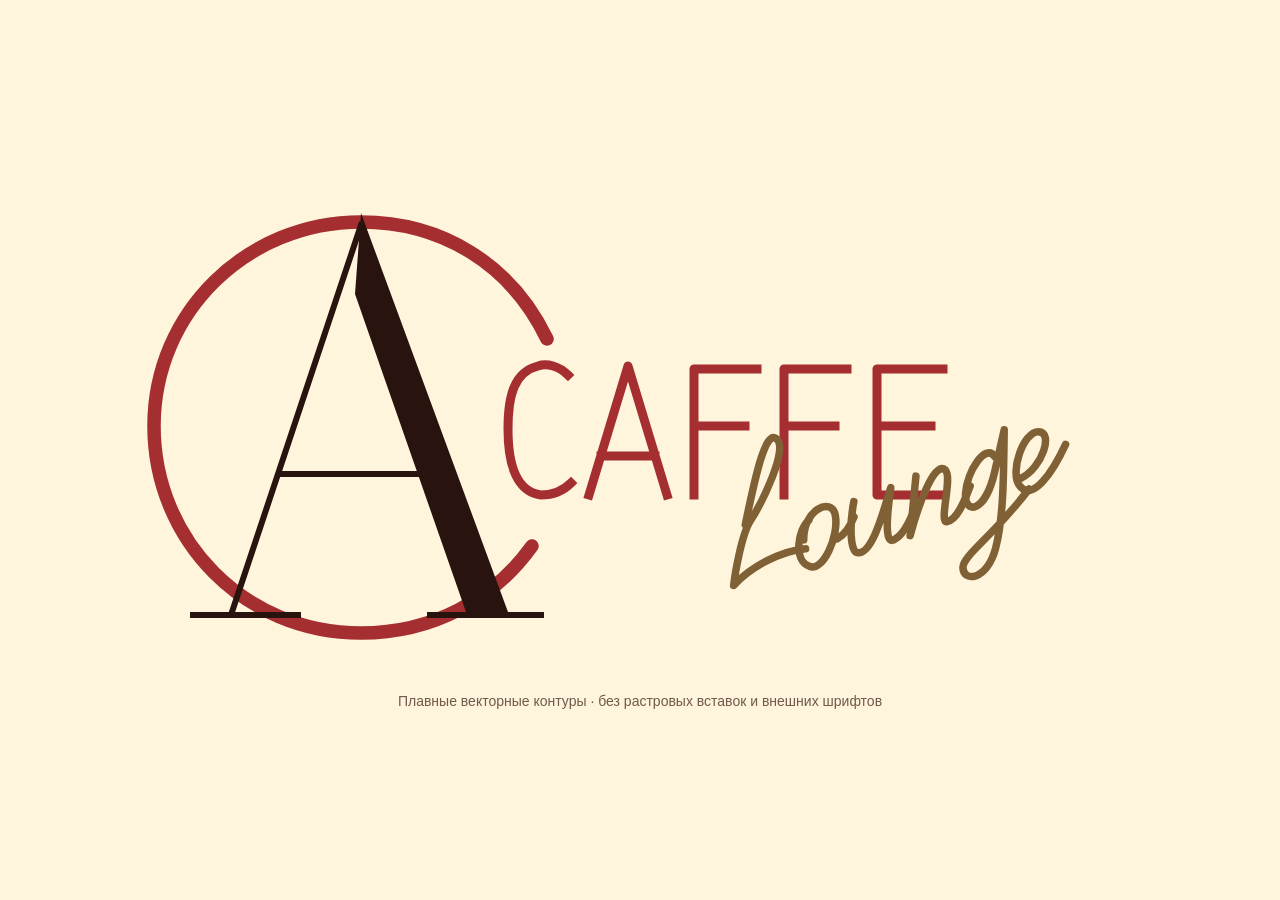
<file: review/logo-preview.html>
<!doctype html><html lang="ru"><head><meta charset="utf-8"><meta name="robots" content="noindex,nofollow"><title>Векторный логотип Acaffe Lounge</title><style>body{margin:0;background:#fff4dc;min-height:100vh;display:grid;place-items:center}img{width:min(85vw,1020px);height:auto}p{font:14px Arial,sans-serif;color:#71594c;text-align:center}</style></head><body><figure><img src="../assets/logo.svg" alt="Acaffe Lounge — векторный логотип" width="1020" height="498"><figcaption><p>Плавные векторные контуры · без растровых вставок и внешних шрифтов</p></figcaption></figure></body></html>
</file>
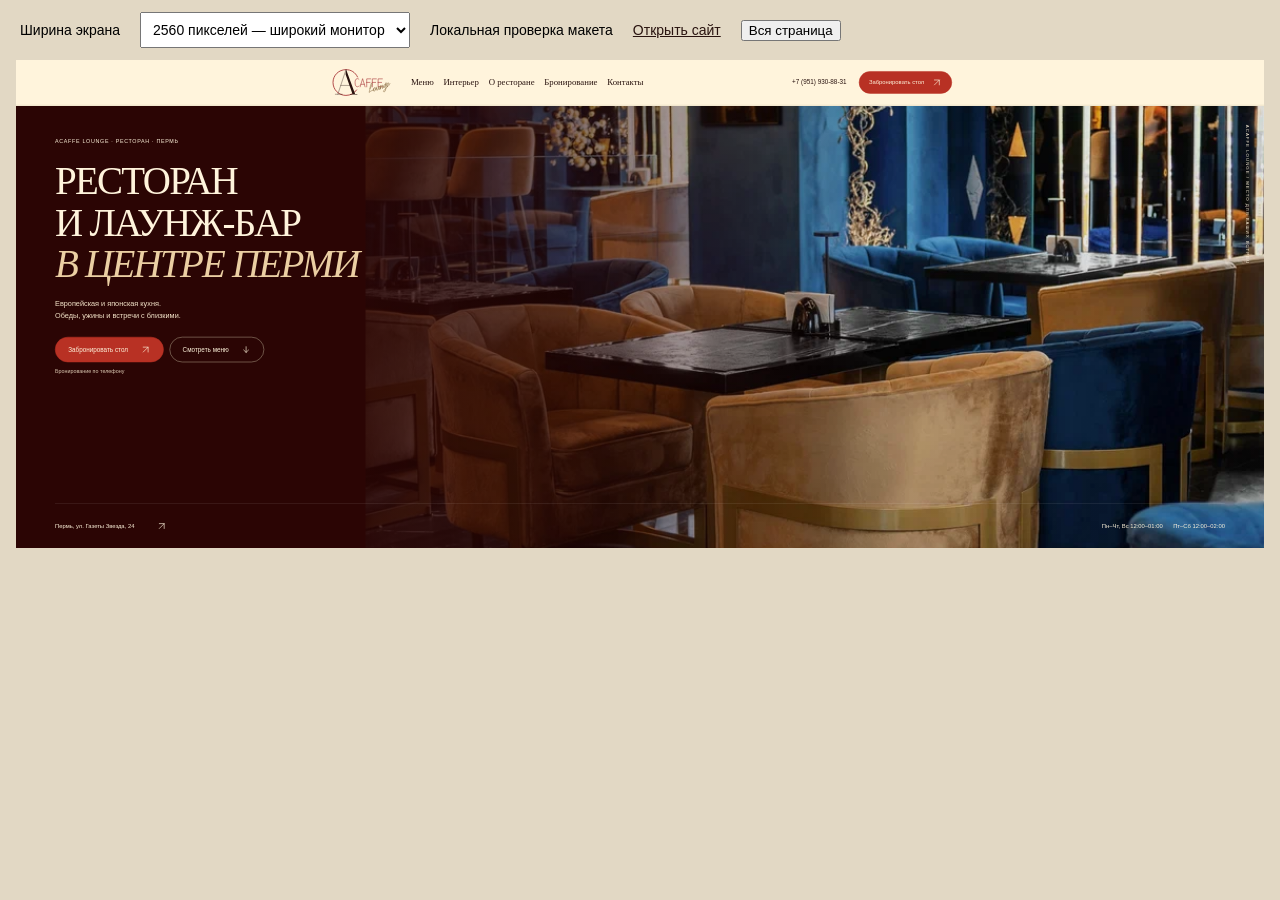
<file: review/responsive.html>
<!doctype html>
<html lang="ru"><head><meta charset="utf-8"><meta name="viewport" content="width=device-width,initial-scale=1"><meta name="robots" content="noindex,nofollow"><title>Проверка адаптивности Acaffe Lounge</title><style>body{margin:0;background:#e2d8c4;font:14px Arial,sans-serif}header{padding:12px 20px;display:flex;gap:20px;align-items:center;flex-wrap:wrap}select{padding:8px;font:inherit}#stage{margin:0 auto;overflow:hidden}iframe{display:block;background:#fff4dc;border:0;transform-origin:top left}a{color:#29130f}</style></head><body><header><label for="size">Ширина экрана</label><select id="size"><option value="2560">2560 пикселей — широкий монитор</option><option value="1920">1920 пикселей — компьютер</option><option value="1440">1440 пикселей — компьютер</option><option value="768">768 пикселей — планшет</option><option value="375">375 пикселей — телефон</option></select><span>Локальная проверка макета</span><a href="../index.html">Открыть сайт</a></header><div id="stage"><iframe id="preview" src="../index.html" title="Сайт Acaffe Lounge"></iframe></div><script>
const select=document.querySelector('#size');const frame=document.querySelector('#preview');const stage=document.querySelector('#stage');
let fullPage=false;
function resize(){const width=Number(select.value);const scale=Math.min(fullPage ? 0.5 : 1,(innerWidth-32)/width);const height=fullPage?frame.contentDocument.documentElement.scrollHeight:(Number(select.value)===375?812:1000);frame.style.width=width+'px';frame.style.height=height+'px';frame.style.transform='scale('+scale+')';stage.style.width=(width*scale)+'px';stage.style.height=(height*scale)+'px';}
select.addEventListener('change',()=>{fullPage=false;resize();});addEventListener('resize',resize);resize();
frame.addEventListener('load',()=>{const full=document.createElement('button');full.textContent='Вся страница';full.type='button';full.addEventListener('click',()=>{fullPage=true;resize();});document.querySelector('header').append(full);});
</script></body></html>
</file>
<file: css/styles.css>
:root{--cream:#fff4dc;--burgundy:#2b0504;--red:#b83124;--ink:#29130f;--line:#dccfb5;--muted:#71594c;--serif:Georgia,'Times New Roman',serif;--sans:Arial,Helvetica,sans-serif;--gutter:clamp(22px,5vw,80px);--header:92px}
*{box-sizing:border-box}html{scroll-behavior:smooth;scroll-padding-top:calc(var(--header) + 24px)}body{margin:0;background:var(--cream);color:var(--ink);font:16px/1.6 var(--sans)}a{color:inherit;text-decoration:none}button,input{font:inherit}button,a,input,summary{-webkit-tap-highlight-color:transparent}button{color:inherit;cursor:pointer}a:focus-visible,button:focus-visible,input:focus-visible,summary:focus-visible{outline:3px solid var(--red);outline-offset:5px}img{display:block;max-width:100%;object-fit:cover}h1,h2,h3,p,figure{margin:0}h1,h2,h3{font-family:var(--serif);font-weight:400}h2{font-size:clamp(40px,5.1vw,76px);line-height:1.04;letter-spacing:-.055em}em{font-weight:400}button{background:none;border:0}.wrap{padding-inline:var(--gutter)}.skip-link{position:fixed;top:-100px;left:20px;z-index:100;background:var(--cream);padding:12px}.skip-link:focus{top:10px}.header{position:sticky;top:0;z-index:20;min-height:var(--header);padding:14px clamp(22px,3vw,48px);display:flex;align-items:center;gap:28px;background:var(--cream);border-bottom:1px solid var(--line)}.wordmark{font:38px/.85 var(--serif);letter-spacing:-2px;flex-shrink:0;display:block}.wordmark span{font:9px/1.5 var(--sans);letter-spacing:3px;display:block;text-align:center;margin-top:7px}.header nav{display:flex;gap:22px;font-size:12px}.header nav a{padding:10px 0;white-space:nowrap}.header nav a:hover{color:var(--red)}.header-phone{margin-left:auto;font-size:13px;white-space:nowrap}.button{display:inline-flex;gap:26px;align-items:center;justify-content:center;background:var(--red);color:var(--cream);padding:15px 26px;border:1px solid var(--red);border-radius:40px;font-size:13px;line-height:1.5;min-height:50px;transition:background .18s,transform .18s}.button:hover{background:#94251c;transform:translateY(-2px)}.button span{font-size:20px;line-height:1}.button.outline{color:var(--ink);border-color:var(--ink);background:transparent}.button.outline:hover{background:var(--ink);color:var(--cream)}.button.light{color:var(--cream);border-color:#b2a48c}.button.light:hover{background:var(--cream);color:var(--ink)}.header-book{font-size:12px;padding:12px 20px;min-height:46px;gap:16px}.hero{position:relative;min-height:700px;height:calc(100svh - var(--header));max-height:940px;overflow:hidden;color:var(--cream);background:var(--burgundy)}.hero-image{position:absolute;right:0;top:0;width:72%;height:100%;object-position:50% 55%}.hero-shade{position:absolute;inset:0;background:linear-gradient(90deg,rgba(43,5,4,1) 3%,rgba(43,5,4,.95) 22%,rgba(43,5,4,.55) 46%,rgba(0,0,0,.08) 70%)}.hero-copy{position:relative;padding:65px var(--gutter) 125px;max-width:900px}.eyebrow{font-size:11px;letter-spacing:2.2px;text-transform:uppercase;display:flex;align-items:center;gap:12px}.spark{font-size:29px;font-weight:400;line-height:1}.hero h1{font-size:clamp(62px,6.2vw,96px);line-height:1;letter-spacing:-.055em;margin:28px 0 24px}.hero h1 em{color:#ebcfa3}.hero-description{font-size:16px;line-height:1.65;color:#f5e5ca}.hero-actions{display:flex;gap:12px;margin-top:30px}.call-hint{font-size:11px;color:#ddcbb4;margin-top:11px}.hero-bottom{position:absolute;bottom:0;left:var(--gutter);right:var(--gutter);padding:23px 0;border-top:1px solid #ffffff4a;display:flex;justify-content:space-between;align-items:center;font-size:12px;gap:20px}.hero-bottom a{display:flex;gap:28px}.hero-bottom p{text-align:right}.hero-bottom span{margin-left:18px}.hero-caption{position:absolute;right:26px;top:40px;writing-mode:vertical-rl;letter-spacing:2px;text-transform:uppercase;font-size:9px}.shortcuts{display:grid;grid-template-columns:repeat(3,1fr);padding-block:32px}.shortcuts a{display:flex;align-items:center;gap:20px;border-right:1px solid var(--line);padding:8px 30px;min-height:64px}.shortcuts a:first-child{padding-left:0}.shortcuts a:last-child{border:0;padding-right:0}.shortcuts a>span:last-child{margin-left:auto;font-size:25px}.shortcuts a:hover{color:var(--red)}.shortcut-number{font-size:11px;color:var(--muted)}.footer{background:var(--burgundy);color:var(--cream);padding-block:35px;display:flex;justify-content:space-between;flex-wrap:wrap;gap:20px;font-size:12px}.footer-brand{width:100%;font:clamp(80px,18vw,270px)/1 var(--serif);letter-spacing:-.075em;border-top:1px solid #75524a;padding-top:28px;margin-top:25px;display:flex;align-items:baseline;gap:30px}.footer-brand span{font:10px var(--sans);letter-spacing:6px}.nav-toggle{min-height:44px;border:1px solid var(--line);border-radius:30px;padding:8px 15px;font-size:12px}.nav-toggle span{margin-left:10px}[hidden]{display:none!important}
.section{padding-block:100px}.section-top{display:flex;align-items:center;justify-content:space-between;margin-bottom:36px}.tag{font-size:10px;line-height:1.4;border:1px solid currentColor;border-radius:20px;padding:5px 12px;display:inline-block}.section-index{font-size:10px;letter-spacing:1.5px;text-transform:uppercase;color:var(--muted)}.section-heading{display:flex;align-items:flex-end;justify-content:space-between;gap:40px;margin-bottom:46px}.section-heading>p{font-size:13px;max-width:330px;line-height:1.8;padding-bottom:5px}h2 em{color:var(--red)}.interior{border-top:1px solid var(--line)}.gallery-grid{display:grid;grid-template-columns:1fr 1.1fr 1fr;gap:24px;align-items:start}.gallery-card:nth-child(2){padding-top:62px}.gallery-card>a{display:block;position:relative;overflow:hidden}.gallery-card img{width:100%;height:430px;transition:transform .3s}.gallery-card a:hover img{transform:scale(1.025)}.photo-open{position:absolute;right:15px;bottom:15px;display:grid;place-items:center;width:44px;height:44px;border-radius:50%;background:var(--cream);color:var(--ink);font-size:23px}.gallery-card figcaption{padding:14px 0;display:flex;gap:22px;font-size:12px}.gallery-card figcaption>span{font-size:10px;color:var(--muted)}.small-note{font-size:11px;color:var(--muted);line-height:1.7;margin-top:18px}.menu{border-top:1px solid var(--line)}.price-note{font-size:12px;border-left:2px solid var(--red);padding-left:14px;margin-bottom:30px;color:var(--muted)}.menu-tools{border-block:1px solid var(--line);padding-block:20px;display:flex;flex-direction:column;gap:22px}.search-label{position:relative;font-size:11px;display:block;max-width:420px;color:var(--muted)}.search-label>span{position:absolute;right:15px;bottom:9px;font-size:25px;line-height:1}.search-label input{display:block;border:1px solid var(--line);border-radius:3px;background:transparent;color:var(--ink);padding:12px 45px 12px 15px;font-size:14px;width:100%;margin-top:7px;min-height:48px}.categories{display:flex;gap:8px;overflow:auto;padding:4px 5px 10px;margin-inline:-5px;scrollbar-width:thin}.categories button{border:1px solid var(--line);border-radius:25px;padding:11px 18px;font-size:11px;white-space:nowrap;min-height:44px}.categories button[aria-pressed=true]{color:var(--cream);background:var(--burgundy);border-color:var(--burgundy)}.categories button:hover{border-color:var(--burgundy)}.menu-status{font-size:11px;color:var(--muted);margin:20px 0}.menu-grid{display:grid;grid-template-columns:repeat(4,minmax(0,1fr));gap:22px}.dish{border-top:1px solid var(--line);min-height:235px;display:flex;flex-direction:column}.dish-copy{display:flex;flex-direction:column;flex:1;padding:20px 0 15px}.dish-category{font-size:9px;text-transform:uppercase;letter-spacing:1.3px;color:var(--muted);margin-bottom:17px}.dish h3{font-size:25px;line-height:1.2;letter-spacing:-.035em}.dish-description{font-size:12px;margin-top:12px}.dish-bottom{display:flex;justify-content:space-between;gap:20px;margin-top:auto;padding-top:25px;align-items:center}.dish-bottom>span{font-size:11px;color:var(--muted)}.dish-bottom strong{font-weight:400;font-size:16px;white-space:nowrap}.dish-photo{grid-column:span 2;display:grid;grid-template-columns:1fr 1fr;border-bottom:1px solid var(--line);min-height:265px;gap:24px}.dish-photo img{width:100%;height:100%;min-height:265px;max-height:310px;object-fit:cover}.dish-photo .dish-copy{padding-right:10px}.full-menu{margin-top:38px;border-top:1px solid var(--line)}.full-menu summary{list-style:none;cursor:pointer;min-height:76px;display:flex;align-items:center;gap:20px;font-size:14px;border-bottom:1px solid var(--line)}.full-menu summary::-webkit-details-marker{display:none}.details-icon{font-size:28px;font-weight:400;margin-left:auto}.menu-count{color:var(--muted);font-size:10px;border:1px solid var(--line);border-radius:20px;padding:3px 10px}.when-open{display:none}.full-menu[open] .when-open{display:inline}.full-menu[open] .when-closed{display:none}.full-menu[open] .details-icon{transform:rotate(45deg)}.full-menu-note{font-size:12px;color:var(--muted);max-width:650px;margin:22px 0 30px}.text-link{display:inline-flex;gap:22px;font-size:12px;align-items:center;min-height:44px;border-bottom:1px solid currentColor}.text-link:hover{color:var(--red)}.menu>.text-link{margin-top:22px}.no-results{padding:40px;text-align:center;border:1px solid var(--line)}.no-results .button{margin-top:20px}.about{display:grid;grid-template-columns:1.1fr 1fr;gap:10%;border-top:1px solid var(--line)}.about-copy .section-index,.booking-copy .section-index{margin:25px 0 30px}.about h2{font-size:clamp(40px,4.7vw,68px);margin-bottom:30px}.about-copy>p:not(.section-index){font-size:14px;max-width:450px;margin-top:18px;line-height:1.85}.about .text-link{margin-top:24px}.about-photo{align-self:start;padding:14px;border:1px solid var(--line);transform:rotate(2deg);margin:15px 10px 0}.about-photo img{width:100%;height:480px;object-position:center 43%}.about-photo figcaption{font-size:10px;padding:12px 2px 0}.booking{background:var(--burgundy);color:var(--cream);padding-block:90px;display:grid;grid-template-columns:1.2fr 1fr;gap:7%;overflow:hidden}.booking .section-index{color:#cebca1}.booking h2{font-size:clamp(42px,5.5vw,82px)}.booking h2 em{color:#e4caa4}.booking-copy>p:not(.section-index){font-size:13px;max-width:350px;line-height:1.8;margin:28px 0}.booking-phone{display:block;font-size:17px;margin-top:20px;letter-spacing:.5px}.booking-picture{position:relative;align-self:center;margin:20px 0 20px 20px}.booking-picture img{width:100%;height:460px;object-position:center 50%;border-radius:170px 170px 0 0}.booking-seal{display:flex;flex-direction:column;justify-content:center;text-align:center;font:23px/1.1 var(--serif);width:130px;height:130px;border-radius:50%;background:var(--red);color:var(--cream);position:absolute;left:-50px;bottom:0;transform:rotate(-12deg);border:5px solid var(--burgundy)}.services{display:grid;grid-template-columns:1.1fr 1fr 1fr;gap:45px;padding-block:70px;border-bottom:1px solid var(--line)}.services h2{font-size:38px;letter-spacing:-.04em;margin-top:23px}.service-item{border-left:1px solid var(--line);padding-left:30px}.service-item h3{font-size:27px;line-height:1.2}.service-item p{font-size:12px;line-height:1.8;margin:18px 0}.contacts .section-heading{align-items:center}.contact-phone{font:clamp(21px,2.4vw,36px)/1.4 var(--serif);letter-spacing:-.03em}.contact-phone span{margin-left:12px}.contacts-grid{display:grid;grid-template-columns:1.1fr 1fr .75fr;gap:6%;border-top:1px solid var(--line);padding-top:35px}.mini-label{display:block;font-size:9px;letter-spacing:1.8px;text-transform:uppercase;color:var(--muted);margin-bottom:23px}.address-block address{font:30px/1.2 var(--serif);font-style:normal;letter-spacing:-.035em}.address-block p{font-size:12px;max-width:285px;margin-block:22px}.address-block .button{font-size:11px;padding-inline:20px;gap:15px}.hours-block table{width:100%;border-collapse:collapse;font-size:12px}.hours-block th{font-weight:400;text-align:left}.hours-block td{text-align:right}.hours-block td,.hours-block th{padding:5px 0}.social-block>a{display:flex;justify-content:space-between;border-bottom:1px solid var(--line);min-height:48px;align-items:center;font-size:13px}.social-block>.reviews-link{margin-top:20px;font-size:11px}.lightbox{border:0;width:min(1080px,96vw);max-height:95svh;background:var(--burgundy);color:var(--cream);padding:20px 28px}.lightbox::backdrop{background:#140605e8}.lightbox-top{display:flex;align-items:center;justify-content:space-between;font-size:12px;margin-bottom:15px}.lightbox button{min-height:44px;min-width:44px;color:var(--cream)}.lightbox button:hover{color:#efb47c}.lightbox-top button{border:1px solid #75524a;border-radius:30px;padding:6px 18px;font-size:12px}.lightbox-top button span{font-size:23px;margin-left:15px}.lightbox figure img{width:100%;height:calc(90svh - 180px);object-fit:contain}.lightbox figcaption{font-size:12px;text-align:center;padding-top:12px}.lightbox-controls{display:flex;justify-content:space-between;align-items:center;gap:10px;margin-top:10px}.lightbox-controls button{font-size:26px;border:1px solid #75524a;border-radius:50%}.lightbox-controls p{font-size:10px;color:#ddcbb4;text-align:center}.visually-hidden{position:absolute;width:1px;height:1px;overflow:hidden;clip-path:inset(50%);white-space:nowrap}
.footer nav{display:flex;flex-wrap:wrap;gap:24px}.footer a{min-height:44px;display:inline-flex;align-items:center}.footer>p{align-self:center}.header nav a{min-height:44px;display:inline-flex;align-items:center}.hero-bottom a{min-height:44px;align-items:center}.booking-phone{min-height:44px}.contact-phone{display:inline-flex;align-items:center;min-height:44px}.nav-toggle{display:none}
@media(min-width:1800px){body{max-width:1920px;margin:auto}}
@media(max-width:1190px){.header{gap:22px}.header nav{gap:15px}.header-phone{display:none}.header-book{margin-left:auto}}
@media(max-width:900px){:root{--header:82px}.header{flex-wrap:wrap;justify-content:space-between;padding-block:16px}.wordmark{font-size:34px}.header-book{display:none}.nav-toggle:not([hidden]){display:block}.header nav{width:100%;display:flex;flex-wrap:wrap;gap:6px 25px}.header nav a{min-height:44px}.header.nav-ready nav{display:none}.header.nav-ready nav.is-open{display:flex}.hero{height:auto;min-height:760px}.hero-image{width:100%;object-position:65% 50%}.hero-shade{background:linear-gradient(90deg,rgba(43,5,4,.92),rgba(43,5,4,.65) 50%,rgba(43,5,4,.1))}.hero-copy{padding-top:64px}.hero h1{font-size:76px}.hero-caption{display:none}.shortcuts a{padding-inline:18px;gap:12px}.shortcuts a>span:nth-child(2){font-size:13px}}
@media(max-width:520px){:root{--header:78px}.header{padding:13px 22px}.wordmark{font-size:31px}.hero{min-height:790px}.hero-copy{padding-top:48px;padding-bottom:170px}.hero h1{font-size:clamp(53px,14vw,70px);margin-top:26px;line-height:1.04}.hero-image{object-position:54% 50%}.hero-shade{background:rgba(30,5,4,.67)}.hero-description{font-size:15px}.hero-actions{flex-direction:column;align-items:flex-start;gap:12px;margin-top:28px}.hero-actions .button{min-width:230px}.hero-bottom{display:block;padding-block:22px;font-size:11px}.hero-bottom p{text-align:left;margin-top:12px}.hero-bottom p span{display:block;margin:3px 0 0}.shortcuts{padding-block:20px;gap:0}.shortcuts a{display:block;padding:3px 12px;position:relative}.shortcuts a>span{display:block}.shortcuts a>span:nth-child(2){font-size:12px;line-height:1.5;margin-top:8px}.shortcuts a>span:last-child{position:absolute;top:-4px;right:10px;font-size:18px}.footer-brand{gap:12px}.footer-brand span{font-size:8px;letter-spacing:3px}}
@media(max-width:1000px){.section{padding-block:75px}.section-heading{align-items:flex-start}.section-heading>p{max-width:240px}.gallery-card img{height:340px}.gallery-grid{gap:18px}.menu-grid{grid-template-columns:repeat(2,minmax(0,1fr))}.dish-photo{grid-column:span 1;display:flex;gap:0}.dish-photo img{height:230px;min-height:0}.dish-photo .dish-copy{padding-right:0;min-height:250px}.about{gap:7%}.about-photo img{height:420px}.booking{padding-block:65px}.booking-picture img{height:420px}.services{gap:20px}.service-item{padding-left:20px}.contacts-grid{grid-template-columns:1fr 1fr;gap:40px}.social-block{grid-column:span 2;display:flex;flex-wrap:wrap;gap:0 35px}.social-block .mini-label{width:100%;margin-bottom:10px}.social-block>a{min-width:110px}.social-block>.reviews-link{margin-top:0}.footer-brand{font-size:20vw}}
@media(max-width:650px){.section{padding-block:58px}.section-top{margin-bottom:26px}.section-index{font-size:8px;letter-spacing:1px}.tag{font-size:9px}.section-heading{display:block;margin-bottom:28px}.section-heading>p{max-width:340px;margin-top:24px;font-size:12px}.gallery-grid{grid-template-columns:1fr 1fr;gap:14px}.gallery-card:first-child{grid-column:span 2}.gallery-card:first-child img{height:400px;object-position:center 60%}.gallery-card:nth-child(2){padding-top:0}.gallery-card img{height:240px}.gallery-card figcaption{font-size:10px;gap:9px;line-height:1.5}.gallery-card figcaption>span{font-size:9px}.photo-open{width:38px;height:38px;right:10px;bottom:10px}.menu-grid{gap:17px}.dish{min-height:225px}.dish h3{font-size:22px}.dish-category{font-size:8px;letter-spacing:.8px;margin-bottom:13px}.dish-bottom{gap:10px;padding-top:20px}.dish-bottom strong{font-size:15px}.dish-photo{grid-column:span 2;display:grid;grid-template-columns:1fr 1fr;gap:18px;min-height:245px}.dish-photo img{height:100%;min-height:245px}.dish-photo .dish-copy{min-height:0}.dish-copy{padding-top:16px}.full-menu summary{font-size:12px;gap:10px}.menu-count{font-size:8px;padding:3px 7px}.details-icon{font-size:25px}.price-note{font-size:11px;line-height:1.7}.about{grid-template-columns:1fr;gap:40px}.about h2{font-size:43px}.about-copy>p:not(.section-index){font-size:13px}.about-photo{max-width:400px;width:calc(100% - 20px);justify-self:center;margin-top:0}.about-photo img{height:400px}.booking{grid-template-columns:1fr;gap:35px;padding-block:58px}.booking h2{font-size:52px}.booking-picture{margin:20px 20px 15px 35px;max-width:330px}.booking-picture img{height:340px}.booking-seal{width:112px;height:112px;font-size:20px;left:-38px}.booking .button{padding-inline:22px;font-size:12px}.services{grid-template-columns:1fr;padding-block:50px;gap:30px}.services h2{font-size:36px;margin-top:18px}.service-item{padding:22px 0 0;border-left:0;border-top:1px solid var(--line)}.service-item p{max-width:380px;margin:14px 0 5px}.contacts .contact-phone{display:inline-flex;margin-top:28px;font-size:25px}.contacts-grid{grid-template-columns:1fr;gap:35px}.address-block address{font-size:31px}.hours-block{border-top:1px solid var(--line);padding-top:30px}.hours-block table{font-size:13px}.hours-block td,.hours-block th{padding-block:6px}.social-block{grid-column:span 1;gap:0;display:block}.social-block .mini-label{margin-bottom:14px}.social-block>.reviews-link{margin-top:18px}.footer{font-size:10px;padding-block:26px}.lightbox{padding:14px}.lightbox figure img{height:calc(86svh - 180px)}.lightbox figcaption{font-size:11px;line-height:1.6}.lightbox-controls p{max-width:160px;font-size:9px}.no-results{padding:28px 18px}.no-results p{font-size:13px}.no-results .button{font-size:11px}}
@media(prefers-reduced-motion:reduce){html{scroll-behavior:auto}*,*::before,*::after{animation:none!important;transition:none!important}}
</file>
<file: css/refinements.css>
/* Доработки композиции по замечаниям к первой версии. */
.wordmark { width:145px; flex:0 0 145px; line-height:1; letter-spacing:0; }
.wordmark img { width:145px; height:64px; object-fit:contain; }
.header { gap:25px; }
.hero-description { max-width:430px; font-size:15px; line-height:1.7; }
.gallery-card>a { border-radius:18px; }
.gallery-card:nth-child(2) { padding-top:36px; }
.gallery-grid { margin-bottom:0; }
.interior .section-heading { margin-bottom:40px; }
.lightbox { border-radius:18px; padding:20px; }
.lightbox-top { min-height:44px; margin-bottom:14px; }
.lightbox-top button { display:inline-flex; align-items:center; justify-content:center; gap:12px; line-height:1; padding:0 17px; height:44px; }
.lightbox-top button span { margin:0; font-size:12px; line-height:1; }
.lightbox-top button svg { flex-shrink:0; }
.lightbox figure img { height:calc(90svh - 110px); border-radius:8px; }
.menu-tools { border:0; padding:0 0 25px; }
.categories { flex-wrap:wrap; overflow:visible; gap:9px; margin:0; padding:0; scrollbar-width:none; }
.categories::-webkit-scrollbar { display:none; }
.categories button { font-size:12px; padding:11px 20px; }
.menu-view-heading { display:flex; justify-content:space-between; align-items:center; padding:24px 0; margin-bottom:12px; border-top:1px solid var(--line); }
#menu-view-title { font:36px/1.15 var(--serif); letter-spacing:-.04em; scroll-margin-top:110px; }
#menu-status { font-size:11px; color:var(--muted); }
.menu-group { margin-bottom:45px; }
.menu-group-title { font:24px/1.2 var(--serif); letter-spacing:-.025em; margin-bottom:20px; display:flex; align-items:center; gap:22px; }
.menu-group-title::after { content:''; flex:1; height:1px; background:var(--line); }
.menu-grid { grid-template-columns:repeat(3,minmax(0,1fr)); gap:22px; align-items:stretch; }
.dish,.dish-photo { display:flex; flex-direction:column; grid-column:auto; min-height:210px; border:1px solid var(--line); border-radius:18px; overflow:hidden; background:#fff8e8; gap:0; }
.dish-photo img { width:100%; height:235px; min-height:0; max-height:none; aspect-ratio:4/3; object-fit:cover; border-radius:17px 17px 0 0; }
.dish-copy,.dish-photo .dish-copy { display:flex; flex-direction:column; flex:1; padding:24px; min-height:220px; }
.dish:not(.dish-photo) { background:transparent; }
.dish:not(.dish-photo) .dish-copy { justify-content:flex-start; }
.dish h4 { font:400 25px/1.18 var(--serif); letter-spacing:-.035em; margin:0; }
.dish-description { color:var(--muted); font-size:12px; line-height:1.7; margin-top:14px; }
.dish-bottom { padding-top:24px; }
.single-dish .dish { display:grid; grid-template-columns:minmax(220px,35%) 1fr; grid-column:1 / -1; }
.single-dish .dish-photo img { height:265px; border-radius:17px 0 0 17px; }
.single-dish .dish-copy { min-height:265px; padding:30px; }
.expand-menu { display:flex; width:100%; margin-top:10px; justify-content:center; }
.expand-menu:hover .menu-count { color:inherit; border-color:currentColor; }
.expand-menu .menu-count { font-size:10px; line-height:1.5; }
.expand-menu>span:first-child { font-size:13px; }
.expand-menu .expand-icon { font-size:24px; }
.expand-menu[aria-expanded=true] .expand-icon { transform:rotate(45deg); }
.booking-picture { margin:15px 0 32px 15px; }
.booking-picture .booking-photo { height:470px; border-radius:130px 130px 20px 20px; object-position:center 55%; }
.booking-brand { position:absolute; left:-30px; bottom:-25px; width:195px; height:110px; display:flex; align-items:center; justify-content:center; background:var(--cream); border:7px solid var(--burgundy); border-radius:18px; transform:rotate(-5deg); }
.booking-brand img { width:165px; height:88px; object-fit:contain; border-radius:0; }
.service-item { display:flex; flex-direction:column; align-items:flex-start; }
.service-item h3 { min-height:34px; }
.service-item .text-link { margin-top:auto; }
.social-block>a { display:grid; grid-template-columns:40px 1fr 18px; gap:13px; justify-content:initial; padding-block:9px; min-height:63px; }
.social-icon { width:40px; height:40px; object-fit:contain; }
.map-panel { margin-top:50px; border:1px solid var(--line); border-radius:20px; overflow:hidden; background:#eadfc6; }
.map-panel iframe { display:block; width:100%; height:430px; border:0; }
.address-block .button { margin-top:24px; }
@media(max-width:1190px) { .header { gap:20px; } .wordmark { width:125px; flex-basis:125px; } .wordmark img { width:125px; } }
@media(max-width:1000px) { .menu-grid { grid-template-columns:repeat(2,minmax(0,1fr)); } .booking-picture .booking-photo { height:420px; } .booking-brand { width:170px; height:100px; } .booking-brand img { width:140px; height:75px; } .social-block>a { min-width:180px; } }
@media(max-width:900px) { .header { padding-block:8px; } .wordmark img { height:64px; } .hero-copy { padding-top:52px; } }
@media(max-width:650px) { .gallery-card:nth-child(2) { padding-top:0; } .categories { gap:7px; } .categories button { font-size:11px; padding:9px 14px; min-height:44px; } .menu-view-heading { padding-block:20px; } #menu-view-title { font-size:30px; } .menu-group-title { font-size:23px; } .menu-grid { gap:14px; } .dish,.dish-photo { border-radius:14px; min-height:210px; } .dish-photo img { height:180px; min-height:0; border-radius:13px 13px 0 0; } .dish-copy,.dish-photo .dish-copy { padding:17px 14px; min-height:230px; } .dish h4 { font-size:22px; } .dish-description { font-size:11px; margin-top:12px; } .dish-bottom { padding-top:20px; } .expand-menu { gap:12px; padding-inline:15px; } .expand-menu>span:first-child { font-size:11px; } .booking-picture { margin-inline:20px; } .booking-picture .booking-photo { height:365px; } .booking-brand { left:-15px; bottom:-25px; } .service-item h3 { min-height:0; } .service-item .text-link { margin-top:10px; } .social-block>a { min-width:0; } .map-panel { margin-top:35px; border-radius:16px; } .map-panel iframe { height:360px; } .lightbox { padding:14px; } .lightbox figure img { height:calc(88svh - 95px); } }
@media(max-width:420px) { .menu-grid { grid-template-columns:1fr; } .dish-photo img { height:230px; } .dish-copy,.dish-photo .dish-copy { min-height:180px; padding:22px; } .dish h4 { font-size:26px; } .dish-description { font-size:12px; } .hero-description { font-size:14px; } .desktop-break { display:none; } .hero-actions { margin-top:24px; } }
@media(max-width:650px) { .single-dish .dish { display:flex; } .single-dish .dish-photo img { height:230px; border-radius:13px 13px 0 0; } .single-dish .dish-copy { min-height:180px; padding:22px; } }

/* Третья редакция: навигация, порции меню и восстановленные элементы галереи. */
.gallery-card figcaption { display:flex; align-items:center; gap:18px; padding:17px 2px 0; font-size:13px; }
.gallery-card figcaption>span { font-size:10px; color:var(--muted); }
.lightbox-media { position:relative; }
.gallery-arrow { position:absolute; top:50%; transform:translateY(-50%); display:flex; align-items:center; justify-content:center; width:48px; height:48px; border:1px solid #a58c78; border-radius:50%; background:var(--burgundy); color:var(--cream); z-index:1; }
.gallery-arrow.previous { left:2px; }
.gallery-arrow.next { right:2px; }
.gallery-arrow:hover { background:var(--red); }
.menu-group[data-visible-count="3"] .menu-grid { grid-template-columns:repeat(3,minmax(0,1fr)); }
.menu-group[data-visible-count="2"] .menu-grid { grid-template-columns:repeat(2,minmax(0,1fr)); }
.dish h4 { font-size:23px; }
.menu-more { display:flex; align-items:center; justify-content:center; min-height:48px; margin:22px auto 0; padding:10px 24px; border:1px solid var(--red); border-radius:28px; color:var(--red); font-size:12px; transition:background .18s,color .18s; }
.menu-more:hover { background:var(--red); color:var(--cream); }
.booking-picture .booking-photo { width:100%; height:auto; aspect-ratio:1; border-radius:24px; }
.services-note { margin-top:24px; max-width:280px; font:28px/1.25 var(--serif); color:var(--red); letter-spacing:-.025em; }
.social-block>a,.social-block>.reviews-link { margin-top:0; font-size:13px; line-height:1.6; }
.nav-backdrop { position:fixed; inset:var(--header) 0 0; z-index:19; background:#19060480; }
@media(max-width:1000px) {
  .menu-group .menu-grid,.menu-group[data-visible-count] .menu-grid { grid-template-columns:repeat(2,minmax(0,1fr)); }
  .services-note { font-size:25px; }
}
@media(max-width:900px) {
  :root { --header:81px; }
  .header.nav-ready .nav-toggle { display:flex; flex-direction:column; justify-content:center; align-items:center; gap:5px; width:48px; height:48px; min-height:48px; padding:0; border-radius:50%; }
  .nav-toggle .burger-line { display:block; width:20px; height:1.5px; background:var(--ink); margin:0; transition:transform .18s,opacity .18s; }
  .nav-toggle[aria-expanded="true"] .burger-line:nth-child(1) { transform:translateY(6.5px) rotate(45deg); }
  .nav-toggle[aria-expanded="true"] .burger-line:nth-child(2) { opacity:0; }
  .nav-toggle[aria-expanded="true"] .burger-line:nth-child(3) { transform:translateY(-6.5px) rotate(-45deg); }
  .header.nav-ready nav.is-open { display:flex; flex-direction:column; flex-wrap:nowrap; align-items:stretch; gap:0; position:fixed; top:var(--header); right:0; bottom:0; width:min(370px,90vw); padding:30px 28px; overflow-y:auto; background:var(--cream); border-left:1px solid var(--line); border-top:1px solid var(--line); }
  .header.nav-ready nav.is-open a { display:flex; min-height:66px; padding:15px 0; border-bottom:1px solid var(--line); font:28px/1.2 var(--serif); letter-spacing:-.035em; }
}
@media(max-width:650px) {
  .booking-picture .booking-photo { height:365px; aspect-ratio:auto; border-radius:150px 150px 20px 20px; }
  .gallery-card figcaption { gap:10px; padding-top:12px; font-size:11px; }
  .gallery-arrow { width:44px; height:44px; background:#2b0504dc; }
  .gallery-arrow.previous { left:0; }
  .gallery-arrow.next { right:0; }
  .services-note { margin-top:20px; font-size:27px; }
  .dish h4 { font-size:22px; }
}
@media(max-width:420px) {
  .menu-group .menu-grid,.menu-group[data-visible-count] .menu-grid { grid-template-columns:1fr; }
  .dish h4 { font-size:26px; }
}

/* Четвёртая редакция: спокойная навигация и единый размер карточек. */
.header nav { gap:clamp(14px,1.5vw,24px); font:18px/1.3 var(--serif); }
.nav-social { display:none; }
.hero h1 { font-size:clamp(48px,5.2vw,80px); line-height:1.08; letter-spacing:-.045em; }
.hero-copy { max-width:1000px; }
.hero .eyebrow { letter-spacing:1.4px; font-size:11px; }
.gallery-grid { grid-template-columns:repeat(4,minmax(0,1fr)); gap:22px; }
.gallery-card:nth-child(2) { padding-top:0; }
.gallery-card img { height:350px; }
.menu-group .menu-grid,.menu-group[data-visible-count] .menu-grid { grid-template-columns:repeat(3,minmax(0,1fr)); }
.single-dish .dish { display:flex; grid-column:auto; }
.single-dish .dish-photo img,.dish-photo img { height:240px; border-radius:17px 17px 0 0; }
.single-dish .dish-copy,.dish-photo .dish-copy { min-height:220px; padding:24px; }
.booking-copy { align-self:center; text-align:center; }
.booking-copy .section-index { margin:0 0 25px; }
.booking h2 { font-size:clamp(42px,5.4vw,78px); }
.booking-copy>p:not(.section-index) { margin:24px auto; }
.booking-copy .booking-note { color:#ddcbb4; font-size:12px; margin-bottom:0; }
.services { grid-template-columns:repeat(2,minmax(0,1fr)); gap:60px; }
.service-item { padding-left:0; border-left:0; }
.service-item p { max-width:460px; }
.contacts { padding-bottom:0; }
.contacts>.section-heading { align-items:center; }
.contacts>.social-block { display:grid; grid-template-columns:repeat(4,minmax(0,1fr)); gap:24px; margin-bottom:50px; }
.contacts>.social-block>a { min-width:0; }
.contact-details { display:grid; grid-template-columns:1fr 1fr; gap:12%; border-top:1px solid var(--line); padding-top:35px; }
.address-block .text-link { margin-top:22px; }
.map-panel { margin-bottom:0; border-radius:20px 20px 0 0; }
.back-to-top { position:fixed; right:24px; bottom:24px; z-index:18; display:flex; align-items:center; justify-content:center; width:50px; height:50px; background:var(--red); color:var(--cream); border:1px solid var(--cream); border-radius:50%; transition:background .18s; }
.back-to-top:hover { background:var(--burgundy); }
@media(max-width:1150px) and (min-width:901px) { .header { gap:16px; } .header nav { font-size:16px; gap:16px; } .header-book { padding-inline:16px; } }
@media(max-width:1000px) { .gallery-grid { grid-template-columns:repeat(2,minmax(0,1fr)); } .menu-group .menu-grid,.menu-group[data-visible-count] .menu-grid { grid-template-columns:repeat(2,minmax(0,1fr)); } .contacts>.social-block { gap:18px; grid-template-columns:repeat(2,minmax(0,1fr)); } }
@media(max-width:900px) {
  .header.nav-ready nav.is-open>a { font:23px/1.25 var(--serif); min-height:56px; padding:12px 0; }
  .header.nav-ready nav.is-open .nav-social { display:flex; gap:12px; margin-top:auto; padding-top:35px; }
  .header.nav-ready nav.is-open .nav-social a { display:flex; align-items:center; justify-content:center; min-height:44px; width:44px; padding:0; border:0; }
  .nav-social img { width:40px; height:40px; }
}
@media(max-width:650px) {
  .hero { min-height:740px; }
  .hero h1 { font-size:clamp(39px,9.5vw,60px); margin-top:28px; }
  .hero-copy { padding-bottom:180px; }
  .hero .eyebrow { font-size:9px; letter-spacing:1px; }
  .gallery-card:first-child { grid-column:auto; }
  .gallery-card img,.gallery-card:first-child img { height:260px; }
  .gallery-card figcaption { align-items:baseline; gap:8px; }
  .single-dish .dish-photo img,.dish-photo img { height:200px; border-radius:13px 13px 0 0; }
  .single-dish .dish-copy,.dish-photo .dish-copy { min-height:220px; padding:18px; }
  .booking h2 { font-size:48px; }
  .booking-picture { justify-self:center; width:calc(100% - 40px); }
  .services { grid-template-columns:1fr; gap:30px; }
  .service-item:first-child { padding-top:0; border-top:0; }
  .contacts>.social-block { gap:0 18px; margin-bottom:35px; }
  .contacts>.social-block>a { font-size:12px; grid-template-columns:34px 1fr 12px; gap:8px; }
  .contacts .social-icon { width:34px; height:34px; }
  .contact-details { grid-template-columns:1fr; gap:30px; }
  .back-to-top { right:16px; bottom:16px; width:46px; height:46px; }
}
@media(max-width:420px) {
  .menu-group .menu-grid,.menu-group[data-visible-count] .menu-grid { grid-template-columns:1fr; }
  .single-dish .dish-photo img,.dish-photo img { height:230px; }
  .single-dish .dish-copy,.dish-photo .dish-copy { min-height:180px; padding:22px; }
}
.services .service-item h2 { font:27px/1.2 var(--serif); letter-spacing:-.025em; margin:0; min-height:34px; }


/* SVG-стрелки не зависят от системного набора эмодзи. */
.arrow-icon { display:inline-block; width:20px; height:20px; flex:0 0 20px; vertical-align:middle; }
.button>span[aria-hidden],.hero-bottom a>span[aria-hidden],.about .text-link>span[aria-hidden],.social-block a>span[aria-hidden] { display:inline-flex; align-items:center; justify-content:center; line-height:1; }
.social-block .arrow-icon { width:16px; height:16px; }
.photo-open .arrow-icon { width:22px; height:22px; }
.contacts { padding-bottom:72px; }
.address-block .map-panel { width:100%; max-width:520px; margin:28px 0 0; border-radius:18px; }
.address-block .map-panel iframe { width:100%; height:300px; }
.contact-details { align-items:start; }
@media(max-width:650px) {
  .contacts { padding-bottom:44px; }
  .address-block .map-panel { max-width:100%; margin-top:24px; border-radius:16px; }
  .address-block .map-panel iframe { height:260px; }
}

/* Общая ширина содержимого; фон первого экрана и бронирования остаётся широким. */
:root { --content-width:1280px; }
body { max-width:none; }
.wrap { width:calc(100% - 2 * var(--gutter)); max-width:var(--content-width); padding-inline:0; margin-inline:auto; }
.header { padding-inline:max(22px,calc((100% - var(--content-width)) / 2)); }
.booking.wrap { width:100%; max-width:none; padding-inline:max(var(--gutter),calc((100% - var(--content-width)) / 2)); }
@media(min-width:1400px) { .header nav { gap:20px; } }
</file>
